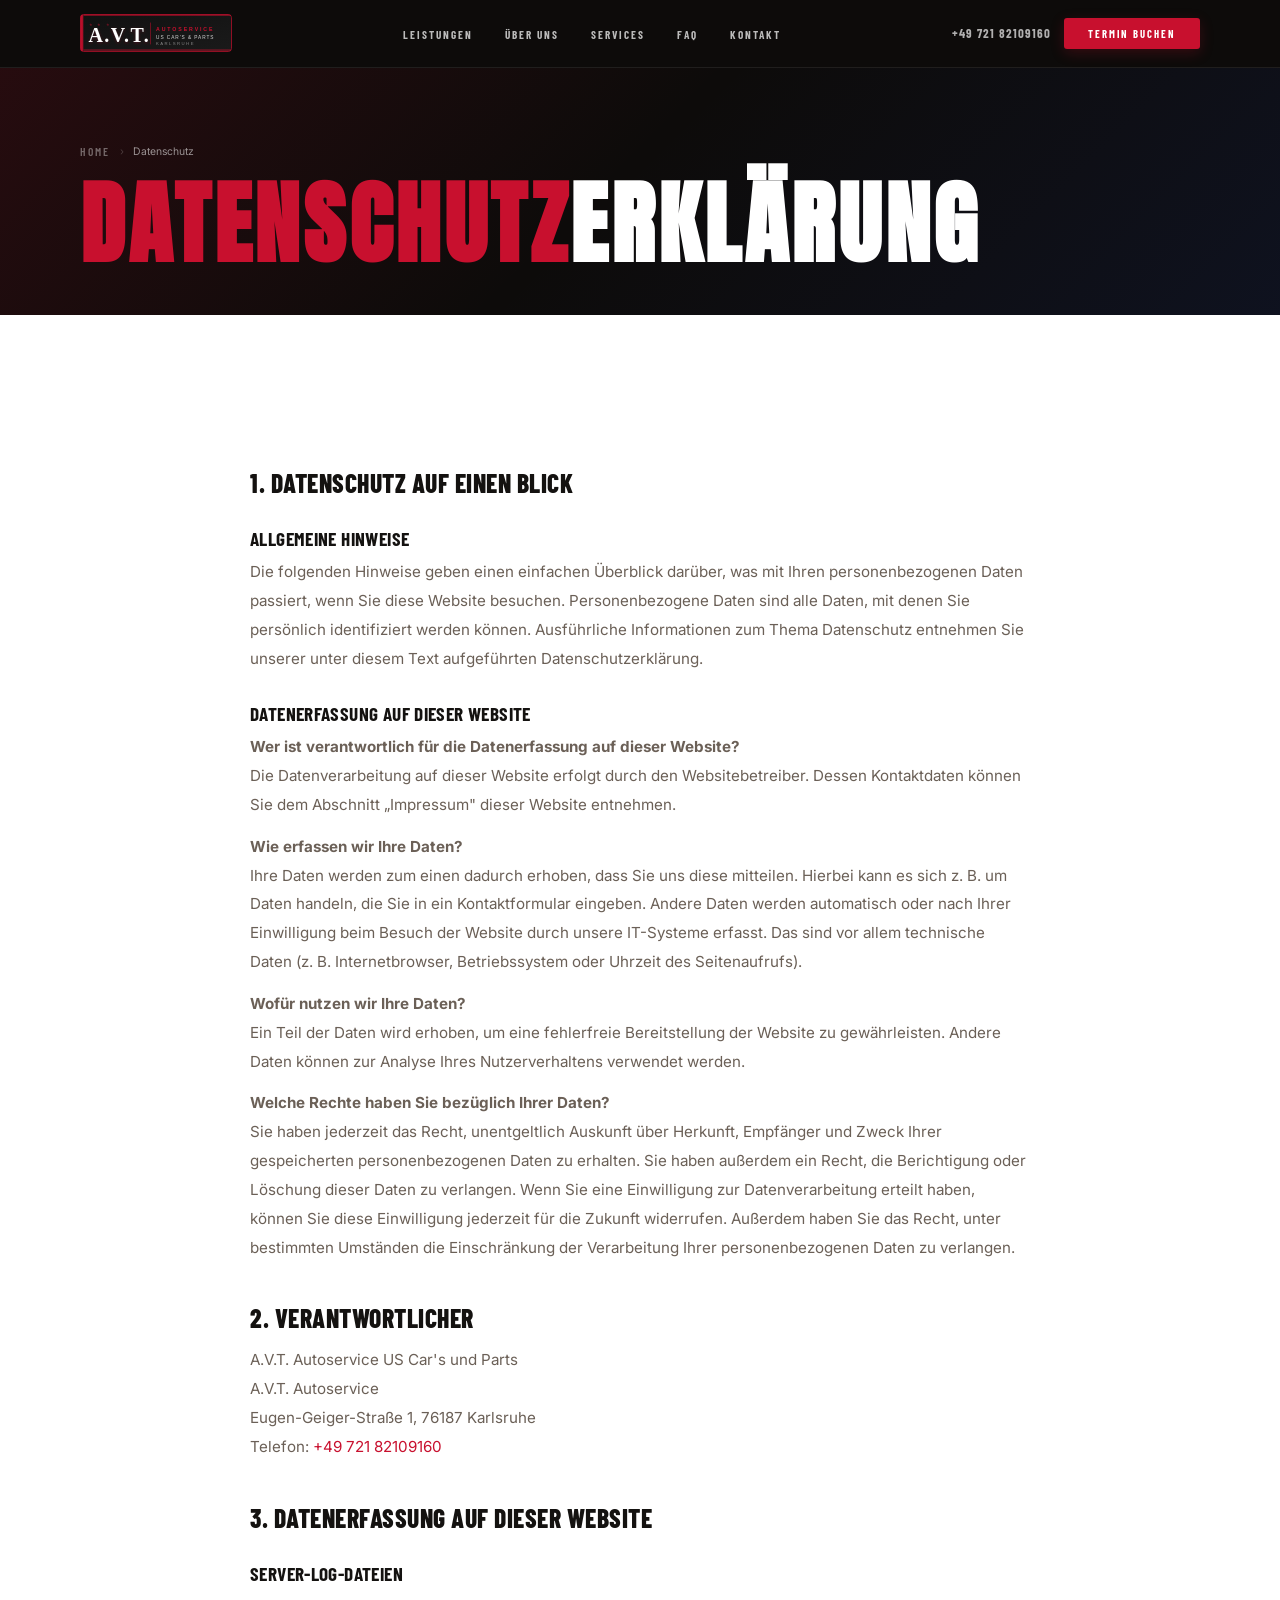
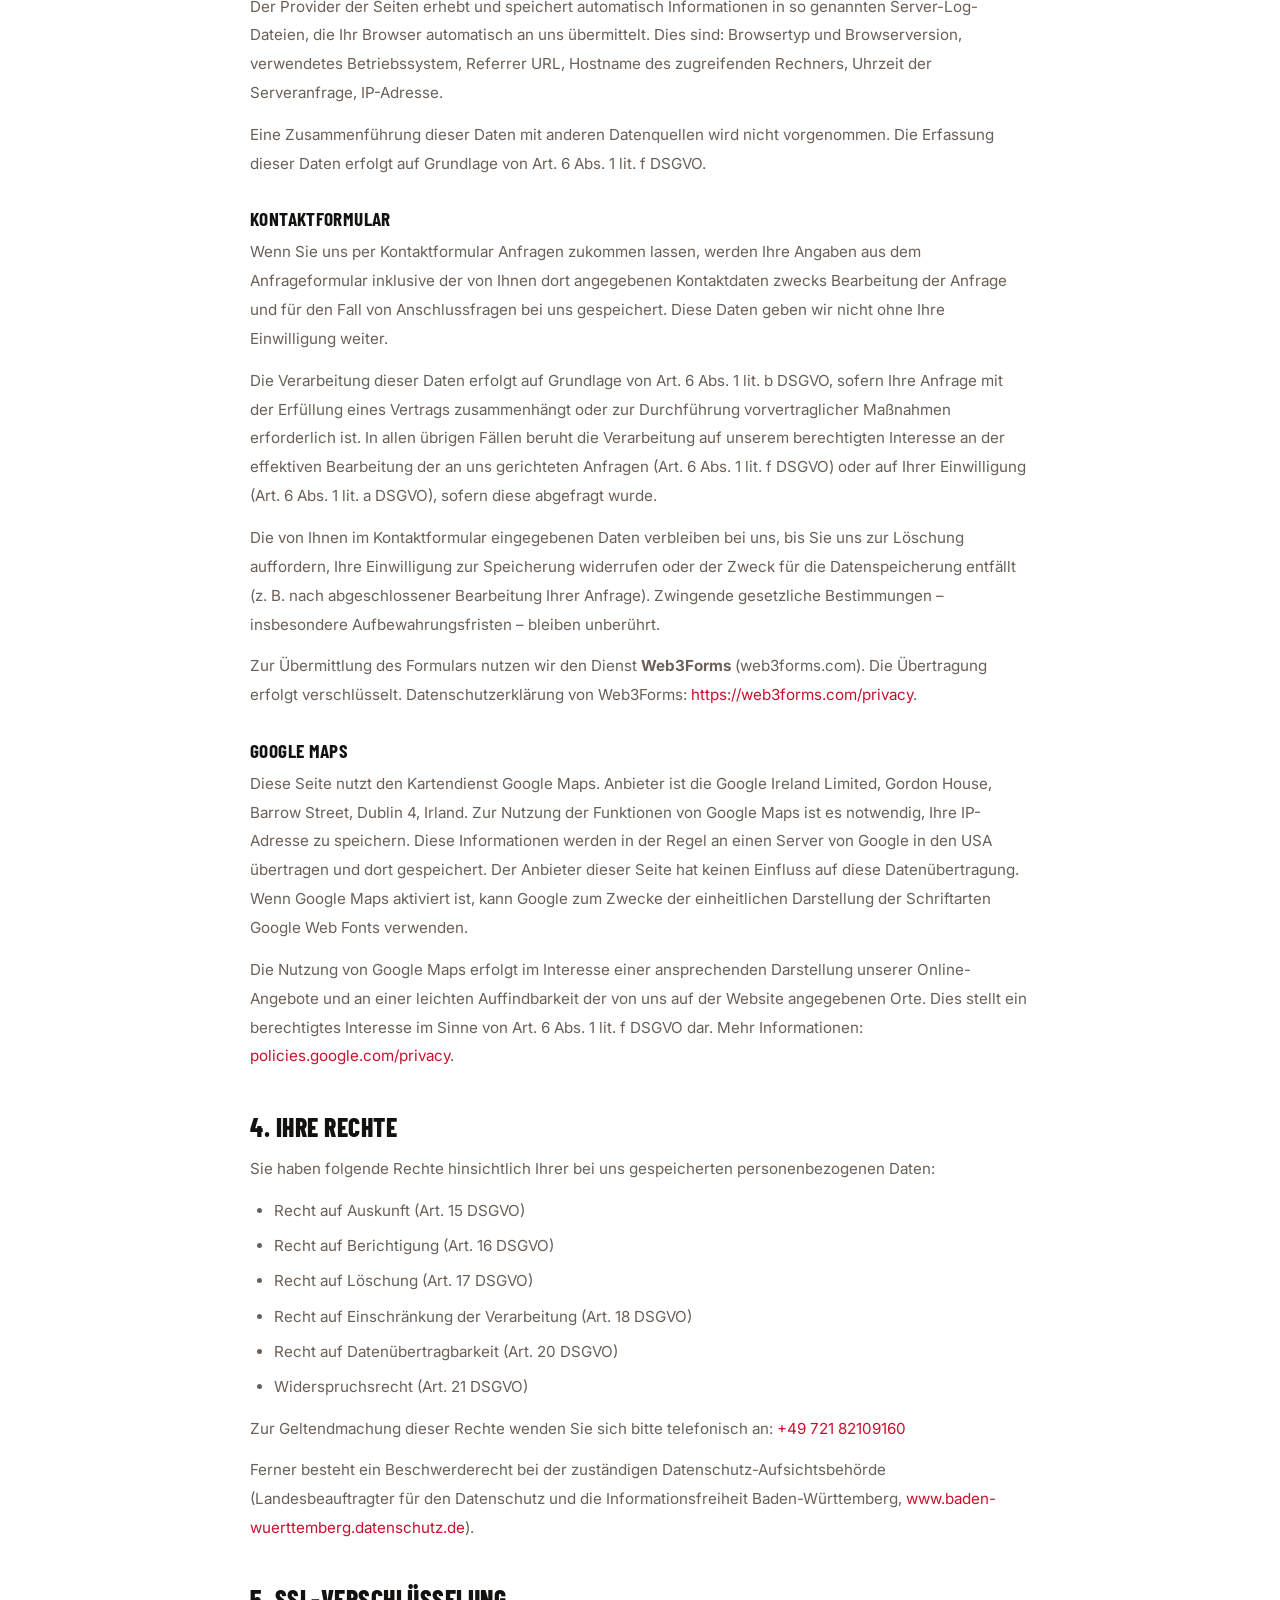
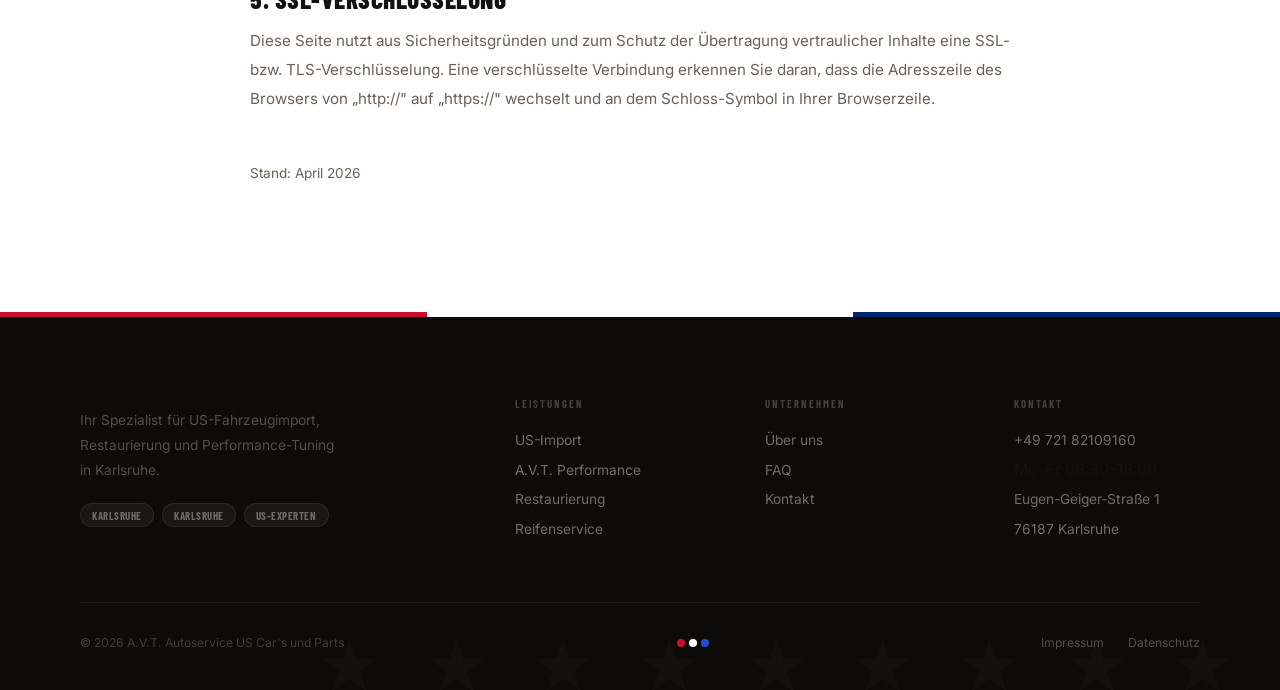
<file: datenschutz.html>
<!DOCTYPE html>
<html lang="de">
<head>
  <meta charset="UTF-8" />
  <meta name="viewport" content="width=device-width, initial-scale=1.0" />
  <title>Datenschutzerklärung – A.V.T. Autoservice US Car's und Parts</title>
  <meta name="description" content="Datenschutzerklärung von A.V.T. Autoservice US Car's und Parts gemäß DSGVO." />
  <meta name="robots" content="noindex, follow" />
  <link rel="stylesheet" href="style.css" />
  <link rel="icon" href="favicon.svg" type="image/svg+xml" />
  <style>
    .legal-content { max-width:780px; margin:0 auto; }
    .legal-content h2 { font-family:'Barlow Condensed',sans-serif; font-size:1.6rem; font-weight:800; text-transform:uppercase; margin:2.5rem 0 .8rem; color:var(--text); }
    .legal-content h3 { font-family:'Barlow Condensed',sans-serif; font-size:1.2rem; font-weight:700; text-transform:uppercase; margin:1.8rem 0 .5rem; color:var(--text); }
    .legal-content p { color:var(--muted); line-height:1.9; font-size:.95rem; margin-bottom:.8rem; }
    .legal-content ul { color:var(--muted); line-height:1.9; font-size:.95rem; margin-bottom:.8rem; padding-left:1.5rem; }
    .legal-content li { margin-bottom:.4rem; }
    .legal-content a { color:var(--red); }
    .legal-content a:hover { text-decoration:underline; }
  </style>
</head>
<body>

<nav id="nav" class="solid"><a href="index.html" class="logo-img"><img src="logo.svg" alt="A.V.T. Autoservice" /></a>
  
  <ul class="nav-links">
    <li><a href="index.html#leistungen">Leistungen</a></li>
    <li><a href="ueber-uns.html">Über uns</a></li>
    <li><a href="leistungen.html">Services</a></li>
    
    
    <li><a href="faq.html">FAQ</a></li>
    <li><a href="kontakt.html">Kontakt</a></li>
  </ul>
  <div class="nav-right">
    <a href="tel:+4972182109160" class="nav-phone">+49 721 82109160</a>
    <a href="kontakt.html" class="nav-btn">Termin buchen</a>
  </div>
  <button class="hamburger" id="hamburger"><span></span><span></span><span></span></button>
</nav>
<div class="nav-overlay" id="navOverlay"></div>
<div class="nav-drawer" id="navDrawer">
  <ul class="drawer-links">
    <li><a href="index.html#leistungen" class="drawer-link">Leistungen</a></li>
    <li><a href="ueber-uns.html" class="drawer-link">Über uns</a></li>
    <li><a href="leistungen.html" class="drawer-link">Services</a></li>
    
    
    <li><a href="faq.html" class="drawer-link">FAQ</a></li>
    <li><a href="kontakt.html" class="drawer-link">Kontakt</a></li>
  </ul>
  <a href="kontakt.html" class="drawer-cta drawer-link">Termin buchen →</a>
  <a href="tel:+4972182109160" class="drawer-phone-link">📞 +49 721 82109160</a>
</div>

<div class="page-hero" style="padding-bottom:3rem;">
  <div class="page-hero-inner">
    <div class="page-hero-breadcrumb"><a href="index.html">Home</a><span>›</span><span style="color:rgba(255,255,255,.55);">Datenschutz</span></div>
    <h1><em>Datenschutz</em>erklärung</h1>
  </div>
</div>

<section style="background:var(--bg2);">
  <div class="container">
    <div class="legal-content">

      <h2>1. Datenschutz auf einen Blick</h2>
      <h3>Allgemeine Hinweise</h3>
      <p>Die folgenden Hinweise geben einen einfachen Überblick darüber, was mit Ihren personenbezogenen Daten passiert, wenn Sie diese Website besuchen. Personenbezogene Daten sind alle Daten, mit denen Sie persönlich identifiziert werden können. Ausführliche Informationen zum Thema Datenschutz entnehmen Sie unserer unter diesem Text aufgeführten Datenschutzerklärung.</p>

      <h3>Datenerfassung auf dieser Website</h3>
      <p><strong>Wer ist verantwortlich für die Datenerfassung auf dieser Website?</strong><br />
      Die Datenverarbeitung auf dieser Website erfolgt durch den Websitebetreiber. Dessen Kontaktdaten können Sie dem Abschnitt „Impressum" dieser Website entnehmen.</p>
      <p><strong>Wie erfassen wir Ihre Daten?</strong><br />
      Ihre Daten werden zum einen dadurch erhoben, dass Sie uns diese mitteilen. Hierbei kann es sich z. B. um Daten handeln, die Sie in ein Kontaktformular eingeben. Andere Daten werden automatisch oder nach Ihrer Einwilligung beim Besuch der Website durch unsere IT-Systeme erfasst. Das sind vor allem technische Daten (z. B. Internetbrowser, Betriebssystem oder Uhrzeit des Seitenaufrufs).</p>
      <p><strong>Wofür nutzen wir Ihre Daten?</strong><br />
      Ein Teil der Daten wird erhoben, um eine fehlerfreie Bereitstellung der Website zu gewährleisten. Andere Daten können zur Analyse Ihres Nutzerverhaltens verwendet werden.</p>
      <p><strong>Welche Rechte haben Sie bezüglich Ihrer Daten?</strong><br />
      Sie haben jederzeit das Recht, unentgeltlich Auskunft über Herkunft, Empfänger und Zweck Ihrer gespeicherten personenbezogenen Daten zu erhalten. Sie haben außerdem ein Recht, die Berichtigung oder Löschung dieser Daten zu verlangen. Wenn Sie eine Einwilligung zur Datenverarbeitung erteilt haben, können Sie diese Einwilligung jederzeit für die Zukunft widerrufen. Außerdem haben Sie das Recht, unter bestimmten Umständen die Einschränkung der Verarbeitung Ihrer personenbezogenen Daten zu verlangen.</p>

      <h2>2. Verantwortlicher</h2>
      <p>
        A.V.T. Autoservice US Car's und Parts<br />
        A.V.T. Autoservice<br />
        Eugen-Geiger-Straße 1, 76187 Karlsruhe<br />
        Telefon: <a href="tel:+4972182109160">+49 721 82109160</a>
      </p>

      <h2>3. Datenerfassung auf dieser Website</h2>
      <h3>Server-Log-Dateien</h3>
      <p>Der Provider der Seiten erhebt und speichert automatisch Informationen in so genannten Server-Log-Dateien, die Ihr Browser automatisch an uns übermittelt. Dies sind: Browsertyp und Browserversion, verwendetes Betriebssystem, Referrer URL, Hostname des zugreifenden Rechners, Uhrzeit der Serveranfrage, IP-Adresse.</p>
      <p>Eine Zusammenführung dieser Daten mit anderen Datenquellen wird nicht vorgenommen. Die Erfassung dieser Daten erfolgt auf Grundlage von Art. 6 Abs. 1 lit. f DSGVO.</p>

      <h3>Kontaktformular</h3>
      <p>Wenn Sie uns per Kontaktformular Anfragen zukommen lassen, werden Ihre Angaben aus dem Anfrageformular inklusive der von Ihnen dort angegebenen Kontaktdaten zwecks Bearbeitung der Anfrage und für den Fall von Anschlussfragen bei uns gespeichert. Diese Daten geben wir nicht ohne Ihre Einwilligung weiter.</p>
      <p>Die Verarbeitung dieser Daten erfolgt auf Grundlage von Art. 6 Abs. 1 lit. b DSGVO, sofern Ihre Anfrage mit der Erfüllung eines Vertrags zusammenhängt oder zur Durchführung vorvertraglicher Maßnahmen erforderlich ist. In allen übrigen Fällen beruht die Verarbeitung auf unserem berechtigten Interesse an der effektiven Bearbeitung der an uns gerichteten Anfragen (Art. 6 Abs. 1 lit. f DSGVO) oder auf Ihrer Einwilligung (Art. 6 Abs. 1 lit. a DSGVO), sofern diese abgefragt wurde.</p>
      <p>Die von Ihnen im Kontaktformular eingegebenen Daten verbleiben bei uns, bis Sie uns zur Löschung auffordern, Ihre Einwilligung zur Speicherung widerrufen oder der Zweck für die Datenspeicherung entfällt (z. B. nach abgeschlossener Bearbeitung Ihrer Anfrage). Zwingende gesetzliche Bestimmungen – insbesondere Aufbewahrungsfristen – bleiben unberührt.</p>
      <p>Zur Übermittlung des Formulars nutzen wir den Dienst <strong>Web3Forms</strong> (web3forms.com). Die Übertragung erfolgt verschlüsselt. Datenschutzerklärung von Web3Forms: <a href="https://web3forms.com/privacy" target="_blank" rel="noopener">https://web3forms.com/privacy</a>.</p>

      <h3>Google Maps</h3>
      <p>Diese Seite nutzt den Kartendienst Google Maps. Anbieter ist die Google Ireland Limited, Gordon House, Barrow Street, Dublin 4, Irland. Zur Nutzung der Funktionen von Google Maps ist es notwendig, Ihre IP-Adresse zu speichern. Diese Informationen werden in der Regel an einen Server von Google in den USA übertragen und dort gespeichert. Der Anbieter dieser Seite hat keinen Einfluss auf diese Datenübertragung. Wenn Google Maps aktiviert ist, kann Google zum Zwecke der einheitlichen Darstellung der Schriftarten Google Web Fonts verwenden.</p>
      <p>Die Nutzung von Google Maps erfolgt im Interesse einer ansprechenden Darstellung unserer Online-Angebote und an einer leichten Auffindbarkeit der von uns auf der Website angegebenen Orte. Dies stellt ein berechtigtes Interesse im Sinne von Art. 6 Abs. 1 lit. f DSGVO dar. Mehr Informationen: <a href="https://policies.google.com/privacy" target="_blank" rel="noopener">policies.google.com/privacy</a>.</p>

      <h2>4. Ihre Rechte</h2>
      <p>Sie haben folgende Rechte hinsichtlich Ihrer bei uns gespeicherten personenbezogenen Daten:</p>
      <ul>
        <li>Recht auf Auskunft (Art. 15 DSGVO)</li>
        <li>Recht auf Berichtigung (Art. 16 DSGVO)</li>
        <li>Recht auf Löschung (Art. 17 DSGVO)</li>
        <li>Recht auf Einschränkung der Verarbeitung (Art. 18 DSGVO)</li>
        <li>Recht auf Datenübertragbarkeit (Art. 20 DSGVO)</li>
        <li>Widerspruchsrecht (Art. 21 DSGVO)</li>
      </ul>
      <p>Zur Geltendmachung dieser Rechte wenden Sie sich bitte telefonisch an: <a href="tel:+4972182109160">+49 721 82109160</a></p>
      <p>Ferner besteht ein Beschwerderecht bei der zuständigen Datenschutz-Aufsichtsbehörde (Landesbeauftragter für den Datenschutz und die Informationsfreiheit Baden-Württemberg, <a href="https://www.baden-wuerttemberg.datenschutz.de" target="_blank" rel="noopener">www.baden-wuerttemberg.datenschutz.de</a>).</p>

      <h2>5. SSL-Verschlüsselung</h2>
      <p>Diese Seite nutzt aus Sicherheitsgründen und zum Schutz der Übertragung vertraulicher Inhalte eine SSL- bzw. TLS-Verschlüsselung. Eine verschlüsselte Verbindung erkennen Sie daran, dass die Adresszeile des Browsers von „http://" auf „https://" wechselt und an dem Schloss-Symbol in Ihrer Browserzeile.</p>

      <p style="margin-top:3rem;font-size:.85rem;">Stand: April 2026</p>

    </div>
  </div>
</section>

<div class="footer-flag-top"></div>
<footer>
  <div class="container">
    <div class="footer-top">
      <div class="f-brand"><p>Ihr Spezialist für US-Fahrzeugimport, Restaurierung und Performance-Tuning in Karlsruhe.</p><div class="f-brand-badges"><span class="f-badge">Karlsruhe</span><span class="f-badge">Karlsruhe</span><span class="f-badge">US-Experten</span></div></div>
      <div class="f-col"><h4>Leistungen</h4><ul><li><a href="leistungen.html">US-Import</a></li><li><a href="leistungen.html">A.V.T. Performance</a></li><li><a href="leistungen.html">Restaurierung</a></li><li><a href="leistungen.html">Reifenservice</a></li></ul></div>
      <div class="f-col"><h4>Unternehmen</h4><ul><li><a href="ueber-uns.html">Über uns</a></li><li><a href="faq.html">FAQ</a></li><li><a href="kontakt.html">Kontakt</a></li></ul></div>
      <div class="f-col"><h4>Kontakt</h4><ul><li><a href="tel:+4972182109160">+49 721 82109160</a></li><li>Mo–Fr 08:30–18:00</li><li><a href="kontakt.html">Eugen-Geiger-Straße 1</a></li><li><a href="kontakt.html">76187 Karlsruhe</a></li></ul></div>
    </div>
    <div class="footer-bottom"><span>© 2026 A.V.T. Autoservice US Car's und Parts</span><div class="footer-flag"><div class="flag-dot" style="background:var(--red)"></div><div class="flag-dot" style="background:#fff"></div><div class="flag-dot" style="background:var(--blue-hero)"></div></div><div style="display:flex;gap:1.5rem;"><a href="impressum.html">Impressum</a><a href="datenschutz.html">Datenschutz</a></div></div>
  </div>
</footer>

<script>
  const nav=document.getElementById('nav');
  window.addEventListener('scroll',()=>nav.classList.toggle('scrolled',window.scrollY>60));
  const ham=document.getElementById('hamburger'),ov=document.getElementById('navOverlay'),dr=document.getElementById('navDrawer');
  function tog(o){ham.classList.toggle('open',o);ov.classList.toggle('open',o);dr.classList.toggle('open',o);document.body.style.overflow=o?'hidden':'';}
  ham.addEventListener('click',()=>tog(!ham.classList.contains('open')));
  ov.addEventListener('click',()=>tog(false));
  document.querySelectorAll('.drawer-link').forEach(l=>l.addEventListener('click',()=>tog(false)));
</script>
</body>
</html>
</file>
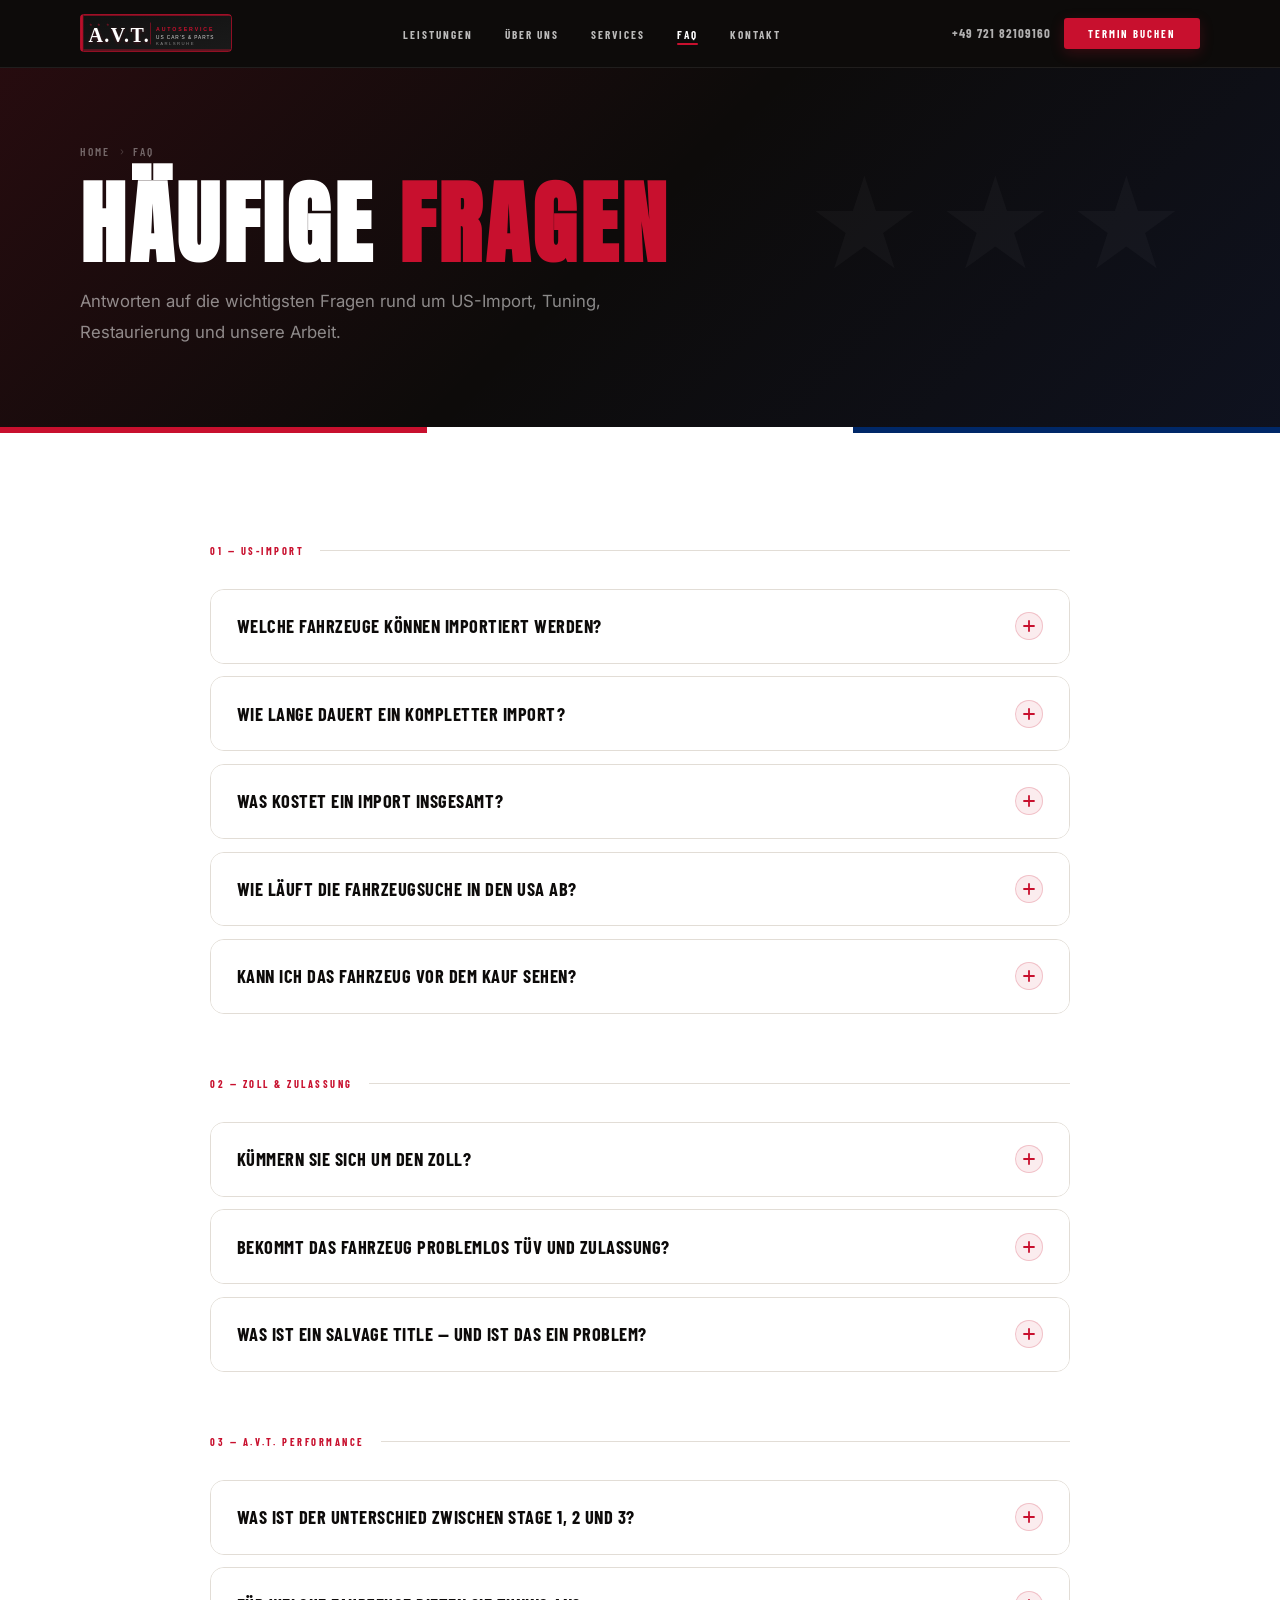
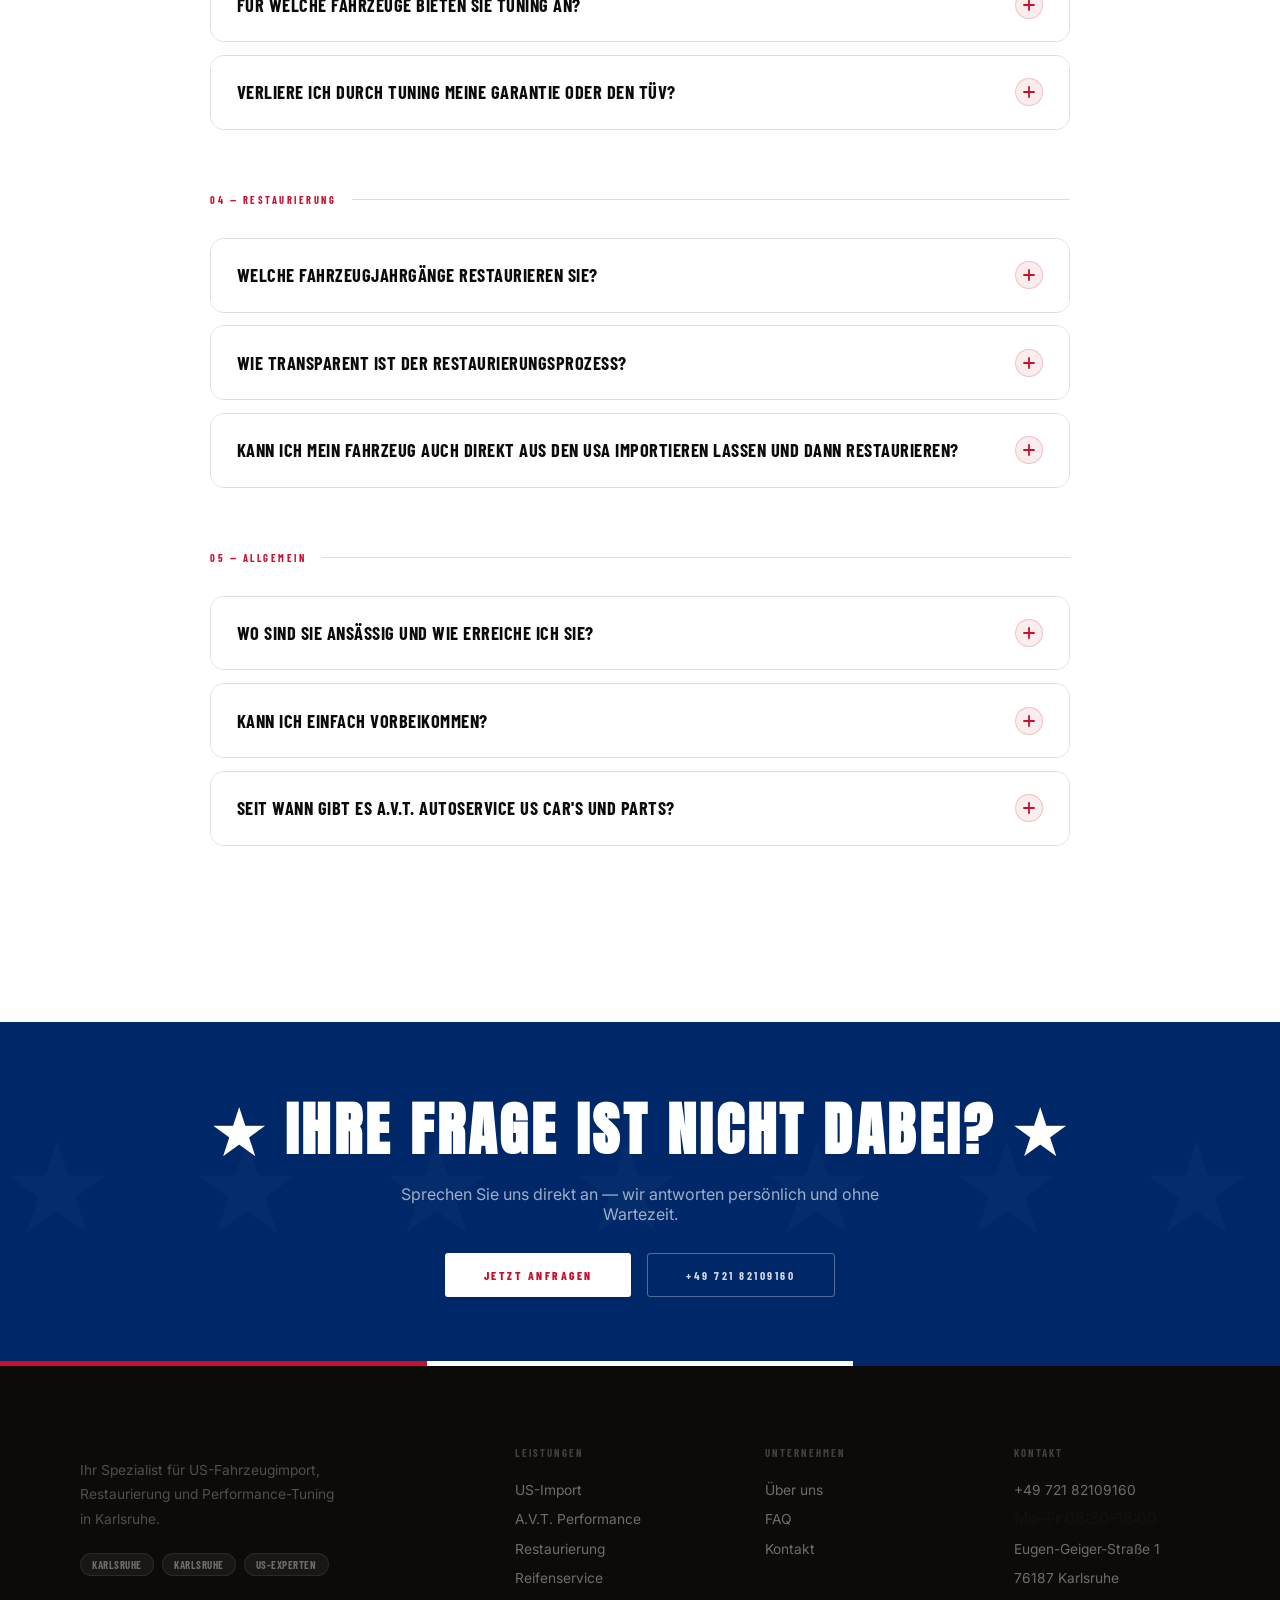
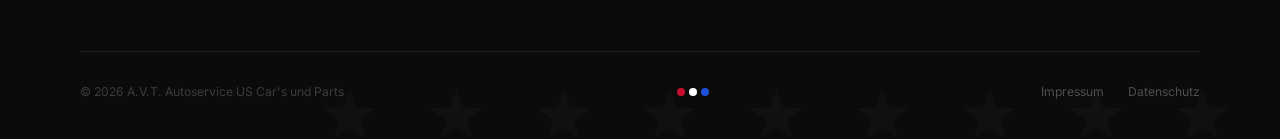
<file: faq.html>
<!DOCTYPE html>
<html lang="de">
<head>
  <meta charset="UTF-8" />
  <meta name="viewport" content="width=device-width, initial-scale=1.0" />
  <title>FAQ – A.V.T. Autoservice US Car's und Parts</title>
  <meta name="description" content="Häufig gestellte Fragen rund um US-Fahrzeugimport, Zoll, TÜV und Kosten. A.V.T. Autoservice US Car's und Parts beantwortet Ihre Fragen." />
  <link rel="icon" href="favicon.svg" type="image/svg+xml" />
  <link rel="stylesheet" href="style.css" />
  <style>
    .faq-category { margin-bottom:4rem; }
    .faq-cat-label { display:flex; align-items:center; gap:1rem; margin-bottom:2rem; }
    .faq-cat-line { flex:1; height:1px; background:var(--border); }
    .faq-cat-tag { font-size:.65rem; font-weight:700; letter-spacing:2.5px; text-transform:uppercase; color:var(--red); font-family:'Barlow Condensed',sans-serif; white-space:nowrap; }
    .faq-item { border:1.5px solid var(--border); border-radius:14px; margin-bottom:.8rem; overflow:hidden; transition:border-color .25s; }
    .faq-item.open { border-color:rgba(200,16,46,.3); }
    .faq-q { width:100%; text-align:left; background:var(--card); border:none; padding:1.4rem 1.6rem; display:flex; justify-content:space-between; align-items:center; gap:1.5rem; cursor:pointer; transition:background .2s; }
    .faq-q:hover { background:var(--bg2); }
    .faq-q-text { font-family:'Barlow Condensed',sans-serif; font-size:1.15rem; font-weight:700; text-transform:uppercase; letter-spacing:.5px; color:var(--dark); text-align:left; }
    .faq-icon { width:28px; height:28px; border-radius:50%; background:rgba(200,16,46,.08); border:1px solid rgba(200,16,46,.2); display:flex; align-items:center; justify-content:center; flex-shrink:0; transition:background .2s,transform .3s; }
    .faq-item.open .faq-icon { background:var(--red); transform:rotate(45deg); }
    .faq-icon svg { width:12px; height:12px; }
    .faq-item.open .faq-icon svg path { stroke:#fff; }
    .faq-a { display:none; padding:0 1.6rem 1.4rem; color:var(--muted); font-size:.93rem; line-height:1.9; }
    .faq-a ul { margin:.6rem 0 0 1rem; }
    .faq-a ul li { margin-bottom:.4rem; }
    .faq-item.open .faq-a { display:block; }
    @media(max-width:768px){ .faq-q-text{font-size:1rem;} }
  </style>
</head>
<body>

<nav id="nav" class="solid"><a href="index.html" class="logo-img"><img src="logo.svg" alt="A.V.T. Autoservice" /></a>
  
  <ul class="nav-links">
    <li><a href="index.html#leistungen">Leistungen</a></li>
    <li><a href="ueber-uns.html">Über uns</a></li>
    <li><a href="leistungen.html">Services</a></li>
    
    
    <li><a href="faq.html" class="active">FAQ</a></li>
    <li><a href="kontakt.html">Kontakt</a></li>
  </ul>
  <div class="nav-right">
    <a href="tel:+4972182109160" class="nav-phone">+49 721 82109160</a>
    <a href="kontakt.html" class="nav-btn">Termin buchen</a>
  </div>
  <button class="hamburger" id="hamburger"><span></span><span></span><span></span></button>
</nav>
<div class="nav-overlay" id="navOverlay"></div>
<div class="nav-drawer" id="navDrawer">
  <ul class="drawer-links">
    <li><a href="index.html#leistungen" class="drawer-link">Leistungen</a></li>
    <li><a href="ueber-uns.html" class="drawer-link">Über uns</a></li>
    <li><a href="leistungen.html" class="drawer-link">Services</a></li>
    
    
    <li><a href="faq.html" class="drawer-link">FAQ</a></li>
    <li><a href="kontakt.html" class="drawer-link">Kontakt</a></li>
  </ul>
  <a href="kontakt.html" class="drawer-cta drawer-link">Termin buchen →</a>
  <a href="tel:+4972182109160" class="drawer-phone-link">📞 +49 721 82109160</a>
</div>

<div class="page-hero">
  <div class="stars-deco">★★★</div>
  <div class="page-hero-inner">
    <div class="page-hero-breadcrumb"><a href="index.html">Home</a><span>›</span><a href="faq.html">FAQ</a></div>
    <h1>Häufige <em>Fragen</em></h1>
    <p>Antworten auf die wichtigsten Fragen rund um US-Import, Tuning, Restaurierung und unsere Arbeit.</p>
  </div>
</div>
<div class="flag-bar"></div>

<section style="background:var(--bg2);">
  <div class="container" style="max-width:860px;">

    <!-- IMPORT -->
    <div class="faq-category reveal">
      <div class="faq-cat-label">
        <span class="faq-cat-tag">01 — US-Import</span>
        <div class="faq-cat-line"></div>
      </div>

      <div class="faq-item">
        <button class="faq-q">
          <span class="faq-q-text">Welche Fahrzeuge können importiert werden?</span>
          <span class="faq-icon"><svg viewBox="0 0 12 12" fill="none"><path d="M6 1v10M1 6h10" stroke="#C8102E" stroke-width="1.8" stroke-linecap="round"/></svg></span>
        </button>
        <div class="faq-a">Grundsätzlich alle US-amerikanischen Fahrzeuge: Muscle Cars, Pick-ups, SUVs, Sportwagen, Oldtimer und Exoten. Auch Fahrzeuge mit Salvage Title oder aus Auktionen (Copart, IAAI) sind möglich — wir prüfen die Eignung vorab und beraten Sie ehrlich.</div>
      </div>

      <div class="faq-item">
        <button class="faq-q">
          <span class="faq-q-text">Wie lange dauert ein kompletter Import?</span>
          <span class="faq-icon"><svg viewBox="0 0 12 12" fill="none"><path d="M6 1v10M1 6h10" stroke="#C8102E" stroke-width="1.8" stroke-linecap="round"/></svg></span>
        </button>
        <div class="faq-a">Von der Auftragserteilung bis zur Schlüsselübergabe rechnen Sie mit 10–16 Wochen. Davon entfallen ca. 3–4 Wochen auf die Überfahrt im Container. Zoll, TÜV und Zulassung dauern weitere 2–4 Wochen — je nach Fahrzeugtyp und Zulassungsstelle. Wir halten Sie mit regelmäßigen Status-Updates auf dem Laufenden.</div>
      </div>

      <div class="faq-item">
        <button class="faq-q">
          <span class="faq-q-text">Was kostet ein Import insgesamt?</span>
          <span class="faq-icon"><svg viewBox="0 0 12 12" fill="none"><path d="M6 1v10M1 6h10" stroke="#C8102E" stroke-width="1.8" stroke-linecap="round"/></svg></span>
        </button>
        <div class="faq-a">
          Die Gesamtkosten setzen sich zusammen aus:
          <ul>
            <li><strong>Kaufpreis</strong> des Fahrzeugs in den USA</li>
            <li><strong>Containerverschiffung</strong>: ca. 1.500–2.500 €</li>
            <li><strong>Zoll</strong>: 6,5 % vom Fahrzeugwert (Warenwert + Fracht)</li>
            <li><strong>MwSt.</strong>: 19 % auf Fahrzeugwert + Zoll</li>
            <li><strong>TÜV-Gutachten & Zulassung</strong>: ca. 800–1.500 €</li>
            <li><strong>Unser Service-Honorar</strong>: transparente Pauschale — wir nennen Ihnen den genauen Betrag vorab</li>
          </ul>
          Für ein konkretes Angebot kontaktieren Sie uns einfach — wir rechnen alles für Ihr Wunschfahrzeug durch.
        </div>
      </div>

      <div class="faq-item">
        <button class="faq-q">
          <span class="faq-q-text">Wie läuft die Fahrzeugsuche in den USA ab?</span>
          <span class="faq-icon"><svg viewBox="0 0 12 12" fill="none"><path d="M6 1v10M1 6h10" stroke="#C8102E" stroke-width="1.8" stroke-linecap="round"/></svg></span>
        </button>
        <div class="faq-a">Über unsere langjährigen Kontakte in Kalifornien und anderen US-Bundesstaaten suchen wir gezielt nach Ihrem Wunschfahrzeug. Jedes Angebot wird persönlich besichtigt und fotografiert — wir kaufen nichts blind. Erst nach Ihrer Zustimmung zum Fahrzeug und Preis wird gekauft.</div>
      </div>

      <div class="faq-item">
        <button class="faq-q">
          <span class="faq-q-text">Kann ich das Fahrzeug vor dem Kauf sehen?</span>
          <span class="faq-icon"><svg viewBox="0 0 12 12" fill="none"><path d="M6 1v10M1 6h10" stroke="#C8102E" stroke-width="1.8" stroke-linecap="round"/></svg></span>
        </button>
        <div class="faq-a">Sie sehen das Fahrzeug vor dem Kauf in einem ausführlichen Fotobericht, inklusive Detailaufnahmen von Karosserie, Motor, Innenraum und Unterboden. Auf Wunsch arrangieren wir auch einen Video-Call direkt beim Fahrzeug — in Echtzeit, mit unserem Partner vor Ort. Erst nach Ihrer Freigabe kaufen wir.</div>
      </div>
    </div>

    <!-- ZOLL & ZULASSUNG -->
    <div class="faq-category reveal">
      <div class="faq-cat-label">
        <span class="faq-cat-tag">02 — Zoll & Zulassung</span>
        <div class="faq-cat-line"></div>
      </div>

      <div class="faq-item">
        <button class="faq-q">
          <span class="faq-q-text">Kümmern Sie sich um den Zoll?</span>
          <span class="faq-icon"><svg viewBox="0 0 12 12" fill="none"><path d="M6 1v10M1 6h10" stroke="#C8102E" stroke-width="1.8" stroke-linecap="round"/></svg></span>
        </button>
        <div class="faq-a">Ja, vollständig. Wir übernehmen die gesamte Zollabwicklung inklusive Einfuhranmeldung, Zollwertberechnung und Abgabenberechnung. Sie erhalten am Ende eine lückenlose Dokumentation für Ihre Unterlagen.</div>
      </div>

      <div class="faq-item">
        <button class="faq-q">
          <span class="faq-q-text">Bekommt das Fahrzeug problemlos TÜV und Zulassung?</span>
          <span class="faq-icon"><svg viewBox="0 0 12 12" fill="none"><path d="M6 1v10M1 6h10" stroke="#C8102E" stroke-width="1.8" stroke-linecap="round"/></svg></span>
        </button>
        <div class="faq-a">Die meisten US-Fahrzeuge bekommen eine Einzelgenehmigung nach §21 StVZO. Wir organisieren das TÜV-Gutachten und erledigen alle erforderlichen Umrüstungen (z. B. Scheinwerfer, Rücklichter, Blinker, Tacho). Bei Oldtimern ist oft auch ein H-Kennzeichen oder Saisonkennzeichen möglich.</div>
      </div>

      <div class="faq-item">
        <button class="faq-q">
          <span class="faq-q-text">Was ist ein Salvage Title — und ist das ein Problem?</span>
          <span class="faq-icon"><svg viewBox="0 0 12 12" fill="none"><path d="M6 1v10M1 6h10" stroke="#C8102E" stroke-width="1.8" stroke-linecap="round"/></svg></span>
        </button>
        <div class="faq-a">Ein Salvage Title bedeutet, dass das Fahrzeug in den USA als Totalschaden eingestuft wurde — oft nach einem Unfall, Hagel- oder Wasserschaden. Es ist nicht grundsätzlich ein K.-O.-Kriterium: Viele Salvage-Fahrzeuge sind technisch einwandfrei und können in Deutschland zugelassen werden. Wir prüfen jeden Fall individuell und informieren Sie transparent über Risiken und Mehrkosten.</div>
      </div>
    </div>

    <!-- VOODOO PERFORMANCE -->
    <div class="faq-category reveal">
      <div class="faq-cat-label">
        <span class="faq-cat-tag">03 — A.V.T. Performance</span>
        <div class="faq-cat-line"></div>
      </div>

      <div class="faq-item">
        <button class="faq-q">
          <span class="faq-q-text">Was ist der Unterschied zwischen Stage 1, 2 und 3?</span>
          <span class="faq-icon"><svg viewBox="0 0 12 12" fill="none"><path d="M6 1v10M1 6h10" stroke="#C8102E" stroke-width="1.8" stroke-linecap="round"/></svg></span>
        </button>
        <div class="faq-a">
          <ul>
            <li><strong>Stage 1:</strong> Reine Software-Optimierung ohne Hardware-Änderungen. Bis zu +20 % mehr Leistung und Drehmoment — sofort spürbar, TÜV-konform möglich.</li>
            <li><strong>Stage 2:</strong> Software + ergänzende Hardware (z. B. Downpipe, Sportluftfilter, Ladeluftkühler). Deutlich mehr Durchzug über das gesamte Drehzahlband.</li>
            <li><strong>Stage 3:</strong> Vollausbau für maximale Leistung — Turbo-Upgrade, Einspritzsystem, Ladeluftkühler, Abgasanlage und mehr. Motorsportnah und trotzdem alltagstauglich.</li>
          </ul>
        </div>
      </div>

      <div class="faq-item">
        <button class="faq-q">
          <span class="faq-q-text">Für welche Fahrzeuge bieten Sie Tuning an?</span>
          <span class="faq-icon"><svg viewBox="0 0 12 12" fill="none"><path d="M6 1v10M1 6h10" stroke="#C8102E" stroke-width="1.8" stroke-linecap="round"/></svg></span>
        </button>
        <div class="faq-a">Unsere A.V.T. Performance Abteilung arbeitet für nahezu alle Hersteller: Benziner mit Turbo, Saugmotoren, Diesel-Turbos und V8-Kompressoren. Jede Software-Datei wird individuell auf Ihr Fahrzeug und Ihre Wünsche programmiert — kein Einheits-Mapping.</div>
      </div>

      <div class="faq-item">
        <button class="faq-q">
          <span class="faq-q-text">Verliere ich durch Tuning meine Garantie oder den TÜV?</span>
          <span class="faq-icon"><svg viewBox="0 0 12 12" fill="none"><path d="M6 1v10M1 6h10" stroke="#C8102E" stroke-width="1.8" stroke-linecap="round"/></svg></span>
        </button>
        <div class="faq-a">Das hängt von der Art des Eingriffs ab. Stage-1-Tuning ist bei den meisten Fahrzeugen TÜV-eintragungsfähig. Bei Stage 2 und 3 werden Änderungen eingetragen — wir begleiten Sie dabei und kennen die Anforderungen der Gutachter genau. Herstellergarantien werden durch Chiptuning in der Regel beeinflusst, was wir im Vorfeld offen mit Ihnen besprechen.</div>
      </div>
    </div>

    <!-- RESTAURIERUNG -->
    <div class="faq-category reveal">
      <div class="faq-cat-label">
        <span class="faq-cat-tag">04 — Restaurierung</span>
        <div class="faq-cat-line"></div>
      </div>

      <div class="faq-item">
        <button class="faq-q">
          <span class="faq-q-text">Welche Fahrzeugjahrgänge restaurieren Sie?</span>
          <span class="faq-icon"><svg viewBox="0 0 12 12" fill="none"><path d="M6 1v10M1 6h10" stroke="#C8102E" stroke-width="1.8" stroke-linecap="round"/></svg></span>
        </button>
        <div class="faq-a">Unser Schwerpunkt liegt bei amerikanischen Klassikern der 50er bis 90er Jahre. Von frühen Muscle Cars über Chrome-Cruiser bis hin zu Sportwagen der 80er — wir besitzen das Know-how und die Werkzeuge für alle Epochen.</div>
      </div>

      <div class="faq-item">
        <button class="faq-q">
          <span class="faq-q-text">Wie transparent ist der Restaurierungsprozess?</span>
          <span class="faq-icon"><svg viewBox="0 0 12 12" fill="none"><path d="M6 1v10M1 6h10" stroke="#C8102E" stroke-width="1.8" stroke-linecap="round"/></svg></span>
        </button>
        <div class="faq-a">Sehr. Jede Restaurierung wird Schritt für Schritt dokumentiert: Fotos vor dem Eingriff, während der Arbeit und nach der Fertigstellung. Sie erhalten am Ende ein vollständiges Dokumentationspaket — wertvoll für Gutachter, Versicherungen und den Wiederverkauf.</div>
      </div>

      <div class="faq-item">
        <button class="faq-q">
          <span class="faq-q-text">Kann ich mein Fahrzeug auch direkt aus den USA importieren lassen und dann restaurieren?</span>
          <span class="faq-icon"><svg viewBox="0 0 12 12" fill="none"><path d="M6 1v10M1 6h10" stroke="#C8102E" stroke-width="1.8" stroke-linecap="round"/></svg></span>
        </button>
        <div class="faq-a">Ja — das ist sogar eine unserer beliebtesten Kombinations-Leistungen. Wir suchen den Klassiker für Sie in den USA, importieren ihn und restaurieren ihn direkt bei uns in Karlsruhe. Sie erhalten ein fertiges, zugelassenes Traumfahrzeug aus einer Hand.</div>
      </div>
    </div>

    <!-- ALLGEMEIN -->
    <div class="faq-category reveal">
      <div class="faq-cat-label">
        <span class="faq-cat-tag">05 — Allgemein</span>
        <div class="faq-cat-line"></div>
      </div>

      <div class="faq-item">
        <button class="faq-q">
          <span class="faq-q-text">Wo sind Sie ansässig und wie erreiche ich Sie?</span>
          <span class="faq-icon"><svg viewBox="0 0 12 12" fill="none"><path d="M6 1v10M1 6h10" stroke="#C8102E" stroke-width="1.8" stroke-linecap="round"/></svg></span>
        </button>
        <div class="faq-a">Wir sind in Karlsruhe (Baden-Württemberg) ansässig — Eugen-Geiger-Straße 1, 76187 Karlsruhe. Telefonisch erreichen Sie uns unter <a href="tel:+4972182109160" style="color:var(--red);font-weight:700;">+49 721 82109160</a>. Öffnungszeiten: Mo–Fr 08:30–18:00 Uhr, Sa 10:00–13:00 Uhr.</div>
      </div>

      <div class="faq-item">
        <button class="faq-q">
          <span class="faq-q-text">Kann ich einfach vorbeikommen?</span>
          <span class="faq-icon"><svg viewBox="0 0 12 12" fill="none"><path d="M6 1v10M1 6h10" stroke="#C8102E" stroke-width="1.8" stroke-linecap="round"/></svg></span>
        </button>
        <div class="faq-a">Besuche sind herzlich willkommen — wir bitten jedoch um vorherige Terminvereinbarung, damit wir ausreichend Zeit für Sie einplanen können. Rufen Sie uns an oder schreiben Sie uns und wir finden einen Termin, der für Sie passt.</div>
      </div>

      <div class="faq-item">
        <button class="faq-q">
          <span class="faq-q-text">Seit wann gibt es A.V.T. Autoservice US Car's und Parts?</span>
          <span class="faq-icon"><svg viewBox="0 0 12 12" fill="none"><path d="M6 1v10M1 6h10" stroke="#C8102E" stroke-width="1.8" stroke-linecap="round"/></svg></span>
        </button>
        <div class="faq-a">Das Unternehmen wurde A.V.T. gegründet. Inhaber A.V.T. Autoservice ist seit über 15 Jahren Spezialist für US-Fahrzeuge — aus echter Leidenschaft, nicht aus Kalkül. Das Ergebnis: über 500 erfolgreich importierte und betreute Fahrzeuge.</div>
      </div>
    </div>

  </div>
</section>

<div class="cta-banner">
  <h2>★ Ihre Frage ist nicht dabei? ★</h2>
  <p>Sprechen Sie uns direkt an — wir antworten persönlich und ohne Wartezeit.</p>
  <div class="cta-btns">
    <a href="kontakt.html" class="btn-white">Jetzt anfragen</a>
    <a href="tel:+4972182109160" class="btn-outline-white">+49 721 82109160</a>
  </div>
</div>

<div class="footer-flag-top"></div>
<footer>
  <div class="container">
    <div class="footer-top">
      <div class="f-brand"><p>Ihr Spezialist für US-Fahrzeugimport, Restaurierung und Performance-Tuning in Karlsruhe.</p><div class="f-brand-badges"><span class="f-badge">Karlsruhe</span><span class="f-badge">Karlsruhe</span><span class="f-badge">US-Experten</span></div></div>
      <div class="f-col"><h4>Leistungen</h4><ul><li><a href="leistungen.html">US-Import</a></li><li><a href="leistungen.html">A.V.T. Performance</a></li><li><a href="leistungen.html">Restaurierung</a></li><li><a href="leistungen.html">Reifenservice</a></li></ul></div>
      <div class="f-col"><h4>Unternehmen</h4><ul><li><a href="ueber-uns.html">Über uns</a></li><li><a href="faq.html">FAQ</a></li><li><a href="kontakt.html">Kontakt</a></li></ul></div>
      <div class="f-col"><h4>Kontakt</h4><ul><li><a href="tel:+4972182109160">+49 721 82109160</a></li><li>Mo–Fr 08:30–18:00</li><li><a href="kontakt.html">Eugen-Geiger-Straße 1</a></li><li><a href="kontakt.html">76187 Karlsruhe</a></li></ul></div>
    </div>
    <div class="footer-bottom"><span>© 2026 A.V.T. Autoservice US Car's und Parts</span><div class="footer-flag"><div class="flag-dot" style="background:var(--red)"></div><div class="flag-dot" style="background:#fff"></div><div class="flag-dot" style="background:var(--blue-hero)"></div></div><div style="display:flex;gap:1.5rem;"><a href="impressum.html">Impressum</a><a href="datenschutz.html">Datenschutz</a></div></div>
  </div>
</footer>

<script>
  const nav=document.getElementById('nav');
  window.addEventListener('scroll',()=>nav.classList.toggle('scrolled',window.scrollY>60));
  const ham=document.getElementById('hamburger'),ov=document.getElementById('navOverlay'),dr=document.getElementById('navDrawer');
  function tog(o){ham.classList.toggle('open',o);ov.classList.toggle('open',o);dr.classList.toggle('open',o);document.body.style.overflow=o?'hidden':'';}
  ham.addEventListener('click',()=>tog(!ham.classList.contains('open')));
  ov.addEventListener('click',()=>tog(false));
  document.querySelectorAll('.drawer-link').forEach(l=>l.addEventListener('click',()=>tog(false)));
  document.querySelectorAll('.faq-q').forEach(btn=>{
    btn.addEventListener('click',()=>{
      const item=btn.closest('.faq-item');
      const isOpen=item.classList.contains('open');
      document.querySelectorAll('.faq-item.open').forEach(i=>i.classList.remove('open'));
      if(!isOpen) item.classList.add('open');
    });
  });
  const obs=new IntersectionObserver(e=>e.forEach(x=>x.isIntersecting&&x.target.classList.add('visible')),{threshold:.1});
  document.querySelectorAll('.reveal').forEach(el=>obs.observe(el));
</script>
</body>
</html>
</file>
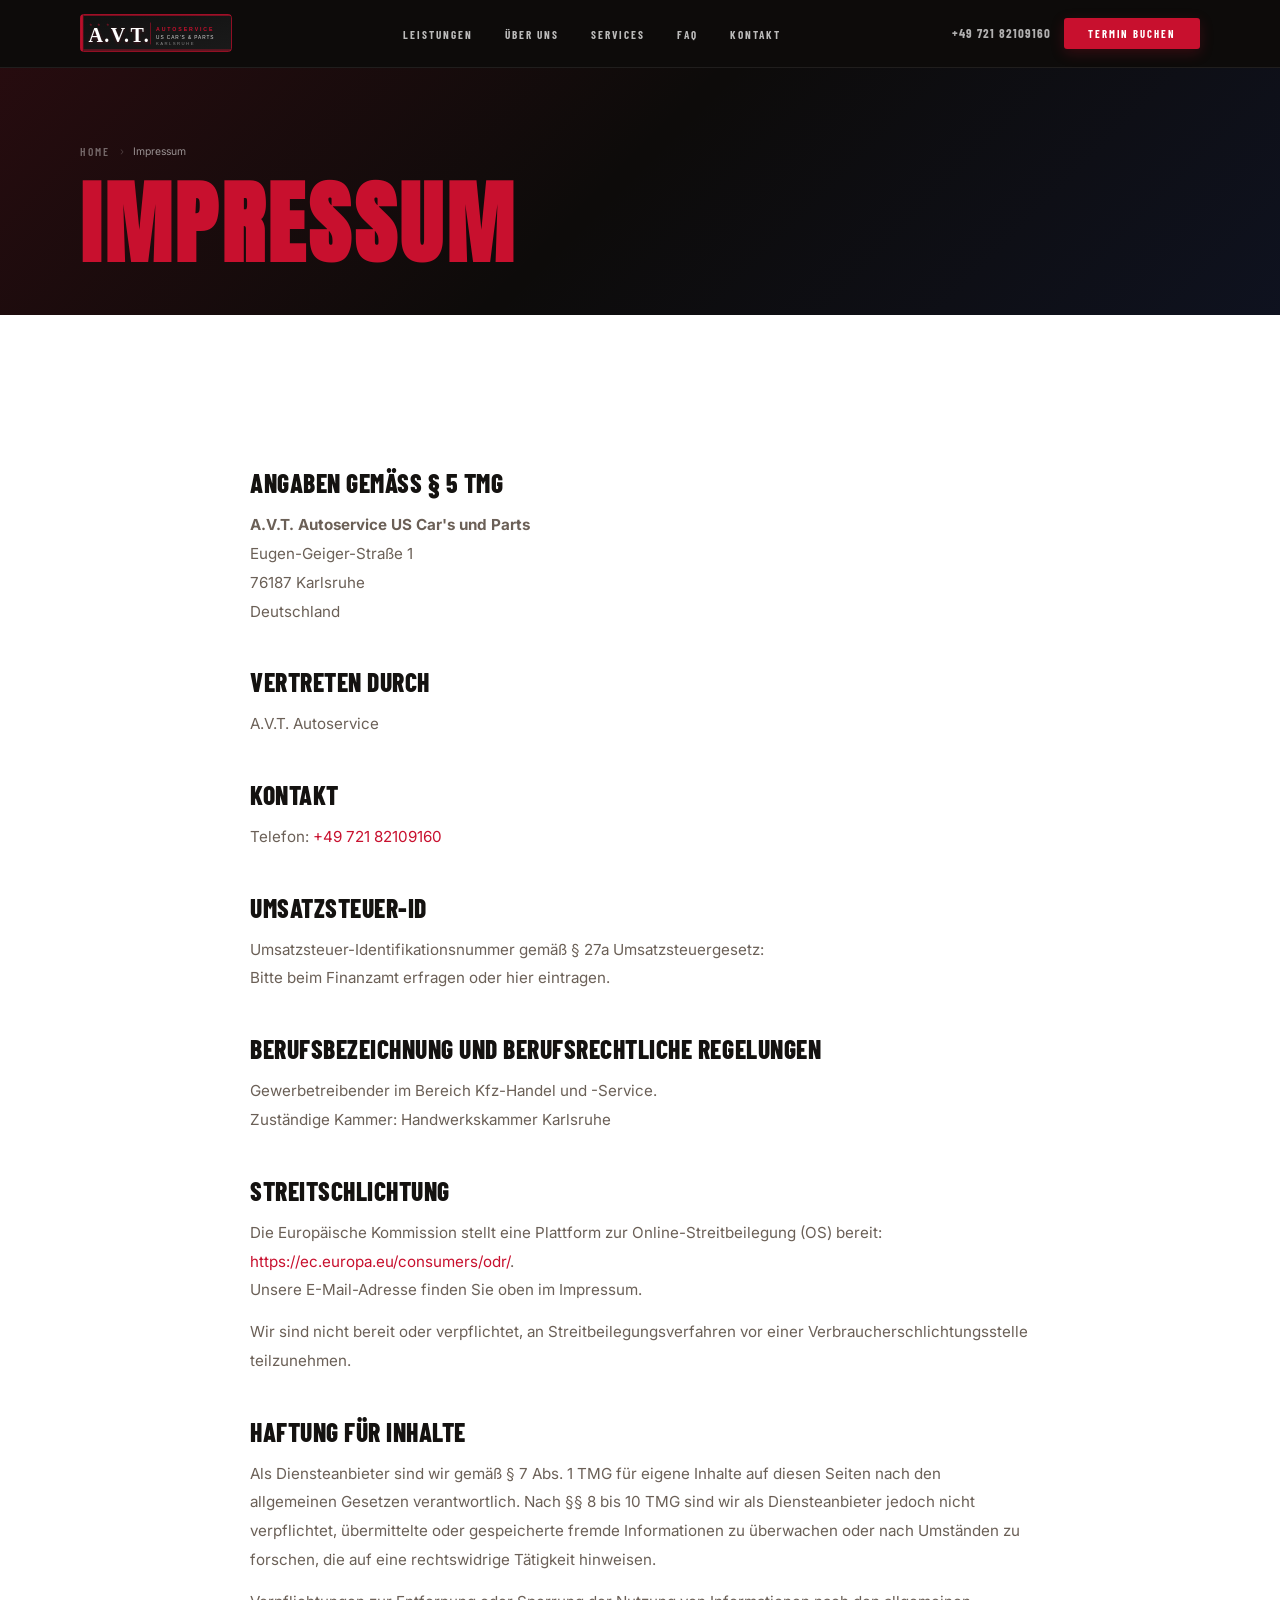
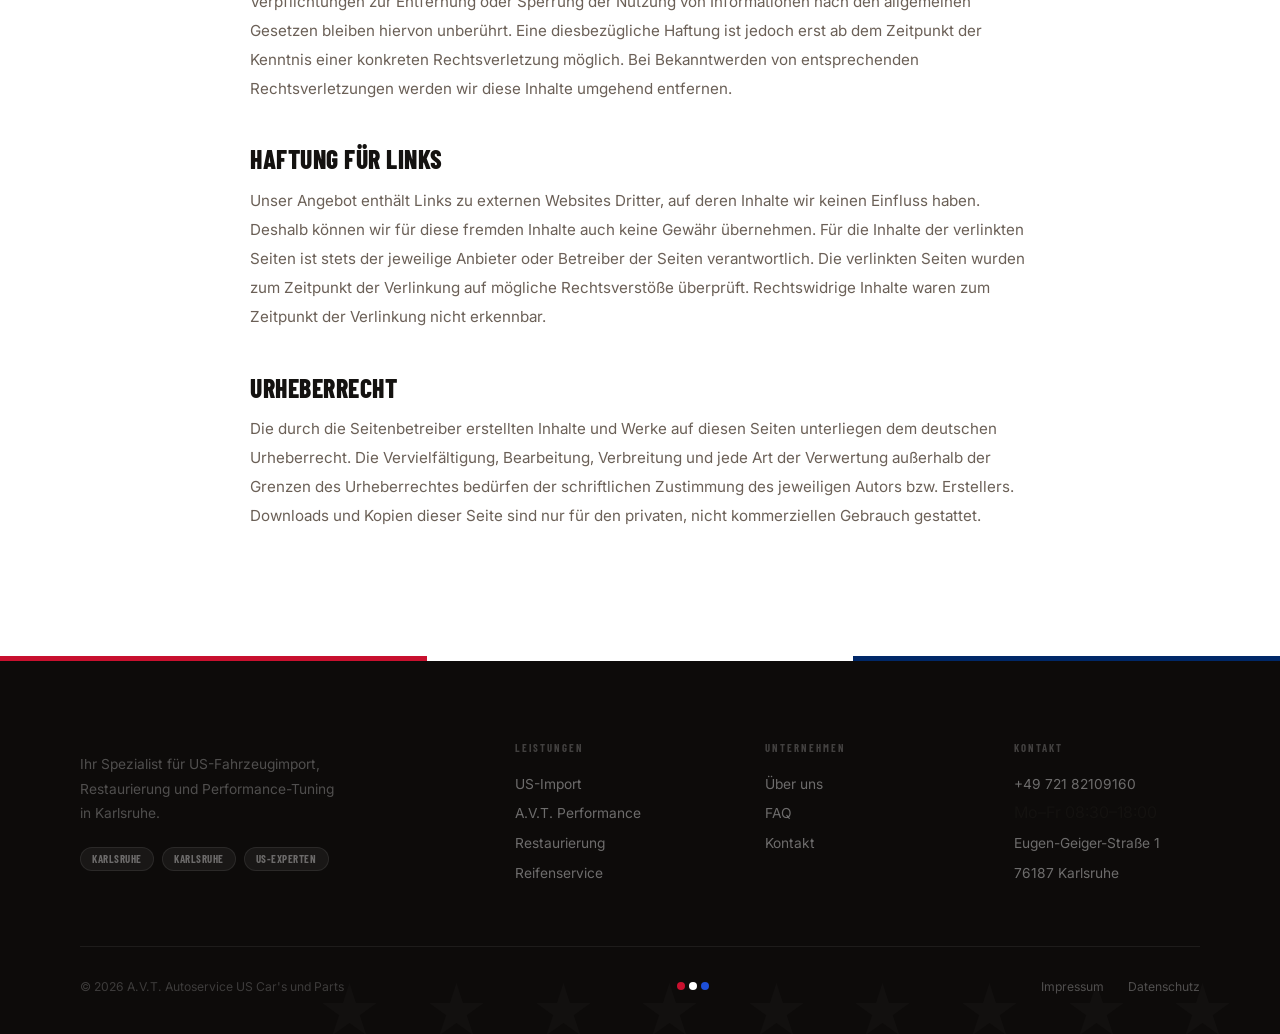
<file: impressum.html>
<!DOCTYPE html>
<html lang="de">
<head>
  <meta charset="UTF-8" />
  <meta name="viewport" content="width=device-width, initial-scale=1.0" />
  <title>Impressum – A.V.T. Autoservice US Car's und Parts</title>
  <meta name="description" content="Impressum von A.V.T. Autoservice US Car's und Parts, Eugen-Geiger-Straße 1, 76187 Karlsruhe." />
  <meta name="robots" content="noindex, follow" />
  <link rel="stylesheet" href="style.css" />
  <link rel="icon" href="favicon.svg" type="image/svg+xml" />
  <style>
    .legal-content { max-width:780px; margin:0 auto; }
    .legal-content h2 { font-family:'Barlow Condensed',sans-serif; font-size:1.6rem; font-weight:800; text-transform:uppercase; margin:2.5rem 0 .8rem; color:var(--text); }
    .legal-content h3 { font-family:'Barlow Condensed',sans-serif; font-size:1.2rem; font-weight:700; text-transform:uppercase; margin:1.8rem 0 .5rem; color:var(--text); }
    .legal-content p { color:var(--muted); line-height:1.9; font-size:.95rem; margin-bottom:.8rem; }
    .legal-content a { color:var(--red); }
    .legal-content a:hover { text-decoration:underline; }
  </style>
</head>
<body>

<nav id="nav" class="solid"><a href="index.html" class="logo-img"><img src="logo.svg" alt="A.V.T. Autoservice" /></a>
  
  <ul class="nav-links">
    <li><a href="index.html#leistungen">Leistungen</a></li>
    <li><a href="ueber-uns.html">Über uns</a></li>
    <li><a href="leistungen.html">Services</a></li>
    
    
    <li><a href="faq.html">FAQ</a></li>
    <li><a href="kontakt.html">Kontakt</a></li>
  </ul>
  <div class="nav-right">
    <a href="tel:+4972182109160" class="nav-phone">+49 721 82109160</a>
    <a href="kontakt.html" class="nav-btn">Termin buchen</a>
  </div>
  <button class="hamburger" id="hamburger"><span></span><span></span><span></span></button>
</nav>
<div class="nav-overlay" id="navOverlay"></div>
<div class="nav-drawer" id="navDrawer">
  <ul class="drawer-links">
    <li><a href="index.html#leistungen" class="drawer-link">Leistungen</a></li>
    <li><a href="ueber-uns.html" class="drawer-link">Über uns</a></li>
    <li><a href="leistungen.html" class="drawer-link">Services</a></li>
    
    
    <li><a href="faq.html" class="drawer-link">FAQ</a></li>
    <li><a href="kontakt.html" class="drawer-link">Kontakt</a></li>
  </ul>
  <a href="kontakt.html" class="drawer-cta drawer-link">Termin buchen →</a>
  <a href="tel:+4972182109160" class="drawer-phone-link">📞 +49 721 82109160</a>
</div>

<div class="page-hero" style="padding-bottom:3rem;">
  <div class="page-hero-inner">
    <div class="page-hero-breadcrumb"><a href="index.html">Home</a><span>›</span><span style="color:rgba(255,255,255,.55);">Impressum</span></div>
    <h1><em>Impressum</em></h1>
  </div>
</div>

<section style="background:var(--bg2);">
  <div class="container">
    <div class="legal-content">

      <h2>Angaben gemäß § 5 TMG</h2>
      <p>
        <strong>A.V.T. Autoservice US Car's und Parts</strong><br />
        Eugen-Geiger-Straße 1<br />
        76187 Karlsruhe<br />
        Deutschland
      </p>

      <h2>Vertreten durch</h2>
      <p>A.V.T. Autoservice</p>

      <h2>Kontakt</h2>
      <p>
        Telefon: <a href="tel:+4972182109160">+49 721 82109160</a>
      </p>

      <h2>Umsatzsteuer-ID</h2>
      <p>Umsatzsteuer-Identifikationsnummer gemäß § 27a Umsatzsteuergesetz:<br />
      Bitte beim Finanzamt erfragen oder hier eintragen.</p>

      <h2>Berufsbezeichnung und berufsrechtliche Regelungen</h2>
      <p>Gewerbetreibender im Bereich Kfz-Handel und -Service.<br />
      Zuständige Kammer: Handwerkskammer Karlsruhe</p>

      <h2>Streitschlichtung</h2>
      <p>Die Europäische Kommission stellt eine Plattform zur Online-Streitbeilegung (OS) bereit:
      <a href="https://ec.europa.eu/consumers/odr/" target="_blank" rel="noopener">https://ec.europa.eu/consumers/odr/</a>.<br />
      Unsere E-Mail-Adresse finden Sie oben im Impressum.</p>
      <p>Wir sind nicht bereit oder verpflichtet, an Streitbeilegungsverfahren vor einer Verbraucherschlichtungsstelle teilzunehmen.</p>

      <h2>Haftung für Inhalte</h2>
      <p>Als Diensteanbieter sind wir gemäß § 7 Abs. 1 TMG für eigene Inhalte auf diesen Seiten nach den allgemeinen Gesetzen verantwortlich. Nach §§ 8 bis 10 TMG sind wir als Diensteanbieter jedoch nicht verpflichtet, übermittelte oder gespeicherte fremde Informationen zu überwachen oder nach Umständen zu forschen, die auf eine rechtswidrige Tätigkeit hinweisen.</p>
      <p>Verpflichtungen zur Entfernung oder Sperrung der Nutzung von Informationen nach den allgemeinen Gesetzen bleiben hiervon unberührt. Eine diesbezügliche Haftung ist jedoch erst ab dem Zeitpunkt der Kenntnis einer konkreten Rechtsverletzung möglich. Bei Bekanntwerden von entsprechenden Rechtsverletzungen werden wir diese Inhalte umgehend entfernen.</p>

      <h2>Haftung für Links</h2>
      <p>Unser Angebot enthält Links zu externen Websites Dritter, auf deren Inhalte wir keinen Einfluss haben. Deshalb können wir für diese fremden Inhalte auch keine Gewähr übernehmen. Für die Inhalte der verlinkten Seiten ist stets der jeweilige Anbieter oder Betreiber der Seiten verantwortlich. Die verlinkten Seiten wurden zum Zeitpunkt der Verlinkung auf mögliche Rechtsverstöße überprüft. Rechtswidrige Inhalte waren zum Zeitpunkt der Verlinkung nicht erkennbar.</p>

      <h2>Urheberrecht</h2>
      <p>Die durch die Seitenbetreiber erstellten Inhalte und Werke auf diesen Seiten unterliegen dem deutschen Urheberrecht. Die Vervielfältigung, Bearbeitung, Verbreitung und jede Art der Verwertung außerhalb der Grenzen des Urheberrechtes bedürfen der schriftlichen Zustimmung des jeweiligen Autors bzw. Erstellers. Downloads und Kopien dieser Seite sind nur für den privaten, nicht kommerziellen Gebrauch gestattet.</p>

    </div>
  </div>
</section>

<div class="footer-flag-top"></div>
<footer>
  <div class="container">
    <div class="footer-top">
      <div class="f-brand"><p>Ihr Spezialist für US-Fahrzeugimport, Restaurierung und Performance-Tuning in Karlsruhe.</p><div class="f-brand-badges"><span class="f-badge">Karlsruhe</span><span class="f-badge">Karlsruhe</span><span class="f-badge">US-Experten</span></div></div>
      <div class="f-col"><h4>Leistungen</h4><ul><li><a href="leistungen.html">US-Import</a></li><li><a href="leistungen.html">A.V.T. Performance</a></li><li><a href="leistungen.html">Restaurierung</a></li><li><a href="leistungen.html">Reifenservice</a></li></ul></div>
      <div class="f-col"><h4>Unternehmen</h4><ul><li><a href="ueber-uns.html">Über uns</a></li><li><a href="faq.html">FAQ</a></li><li><a href="kontakt.html">Kontakt</a></li></ul></div>
      <div class="f-col"><h4>Kontakt</h4><ul><li><a href="tel:+4972182109160">+49 721 82109160</a></li><li>Mo–Fr 08:30–18:00</li><li><a href="kontakt.html">Eugen-Geiger-Straße 1</a></li><li><a href="kontakt.html">76187 Karlsruhe</a></li></ul></div>
    </div>
    <div class="footer-bottom"><span>© 2026 A.V.T. Autoservice US Car's und Parts</span><div class="footer-flag"><div class="flag-dot" style="background:var(--red)"></div><div class="flag-dot" style="background:#fff"></div><div class="flag-dot" style="background:var(--blue-hero)"></div></div><div style="display:flex;gap:1.5rem;"><a href="impressum.html">Impressum</a><a href="datenschutz.html">Datenschutz</a></div></div>
  </div>
</footer>

<script>
  const nav=document.getElementById('nav');
  window.addEventListener('scroll',()=>nav.classList.toggle('scrolled',window.scrollY>60));
  const ham=document.getElementById('hamburger'),ov=document.getElementById('navOverlay'),dr=document.getElementById('navDrawer');
  function tog(o){ham.classList.toggle('open',o);ov.classList.toggle('open',o);dr.classList.toggle('open',o);document.body.style.overflow=o?'hidden':'';}
  ham.addEventListener('click',()=>tog(!ham.classList.contains('open')));
  ov.addEventListener('click',()=>tog(false));
  document.querySelectorAll('.drawer-link').forEach(l=>l.addEventListener('click',()=>tog(false)));
</script>
</body>
</html>
</file>
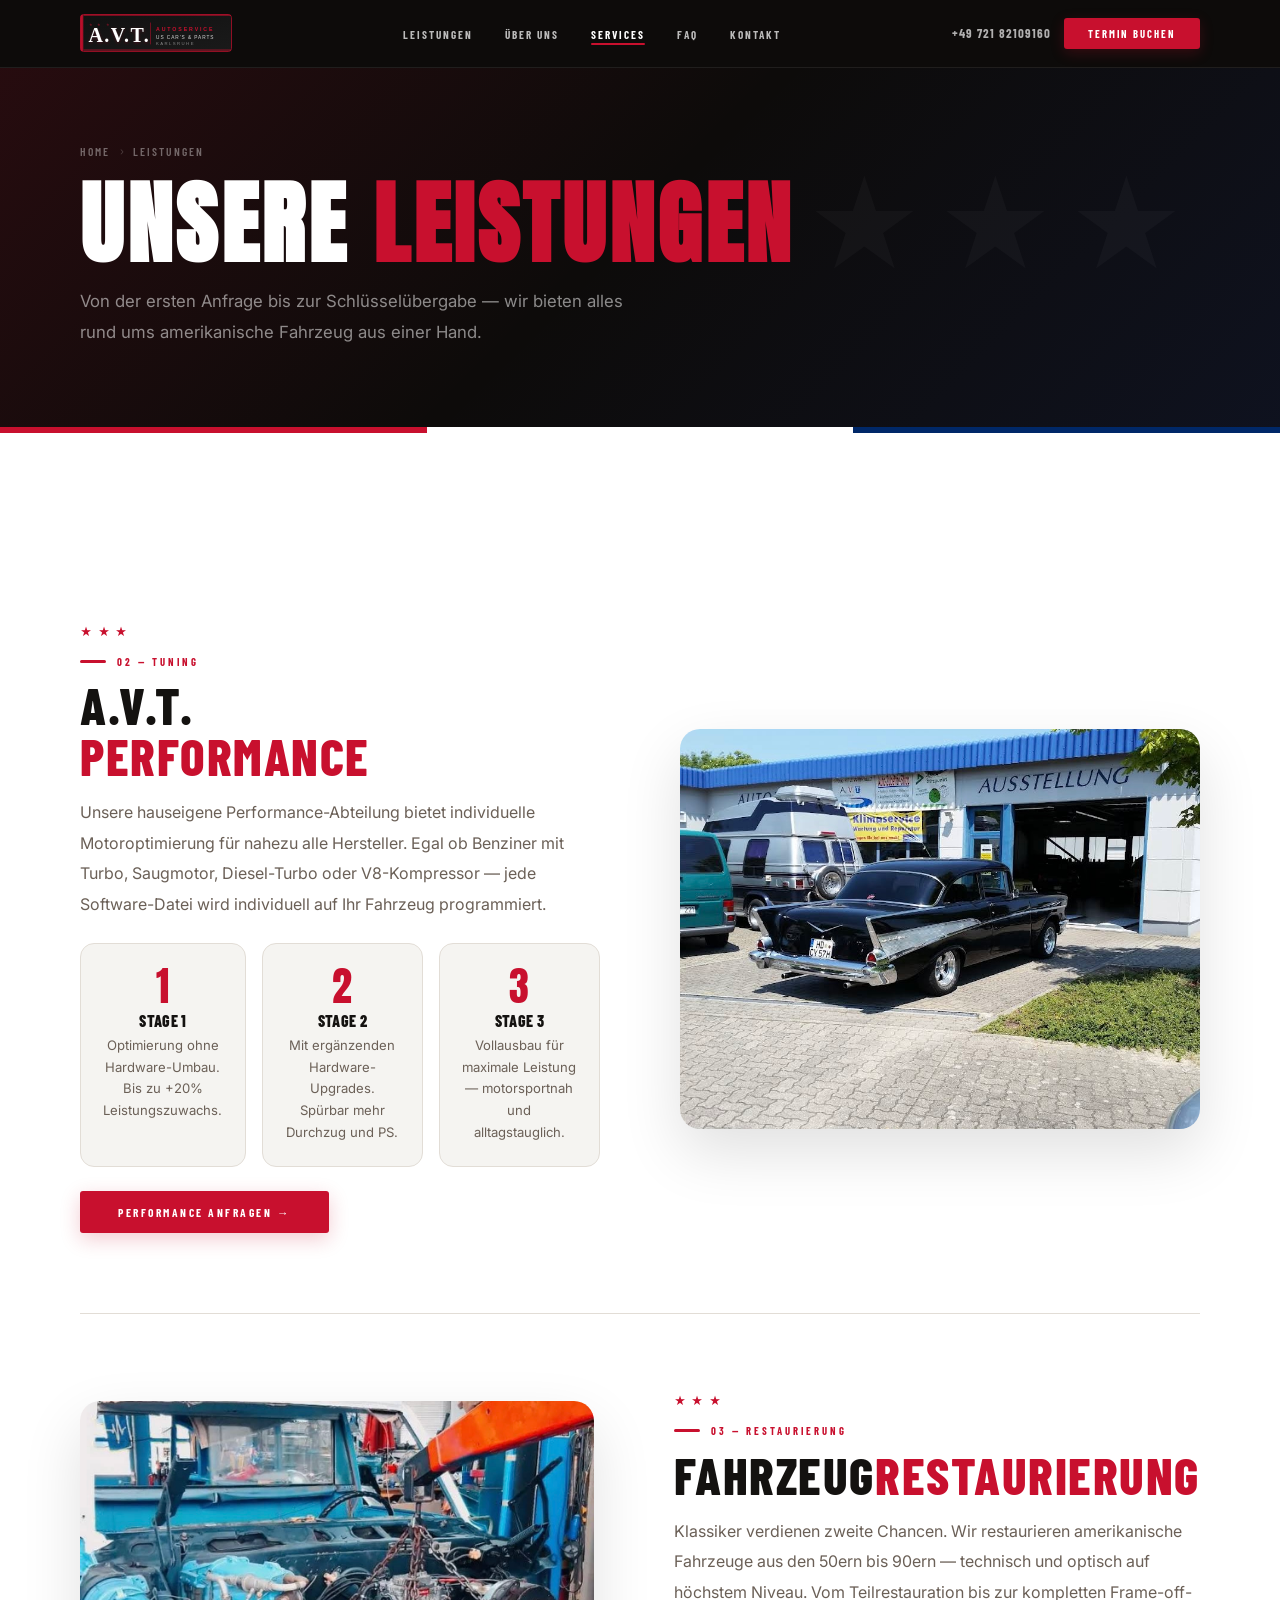
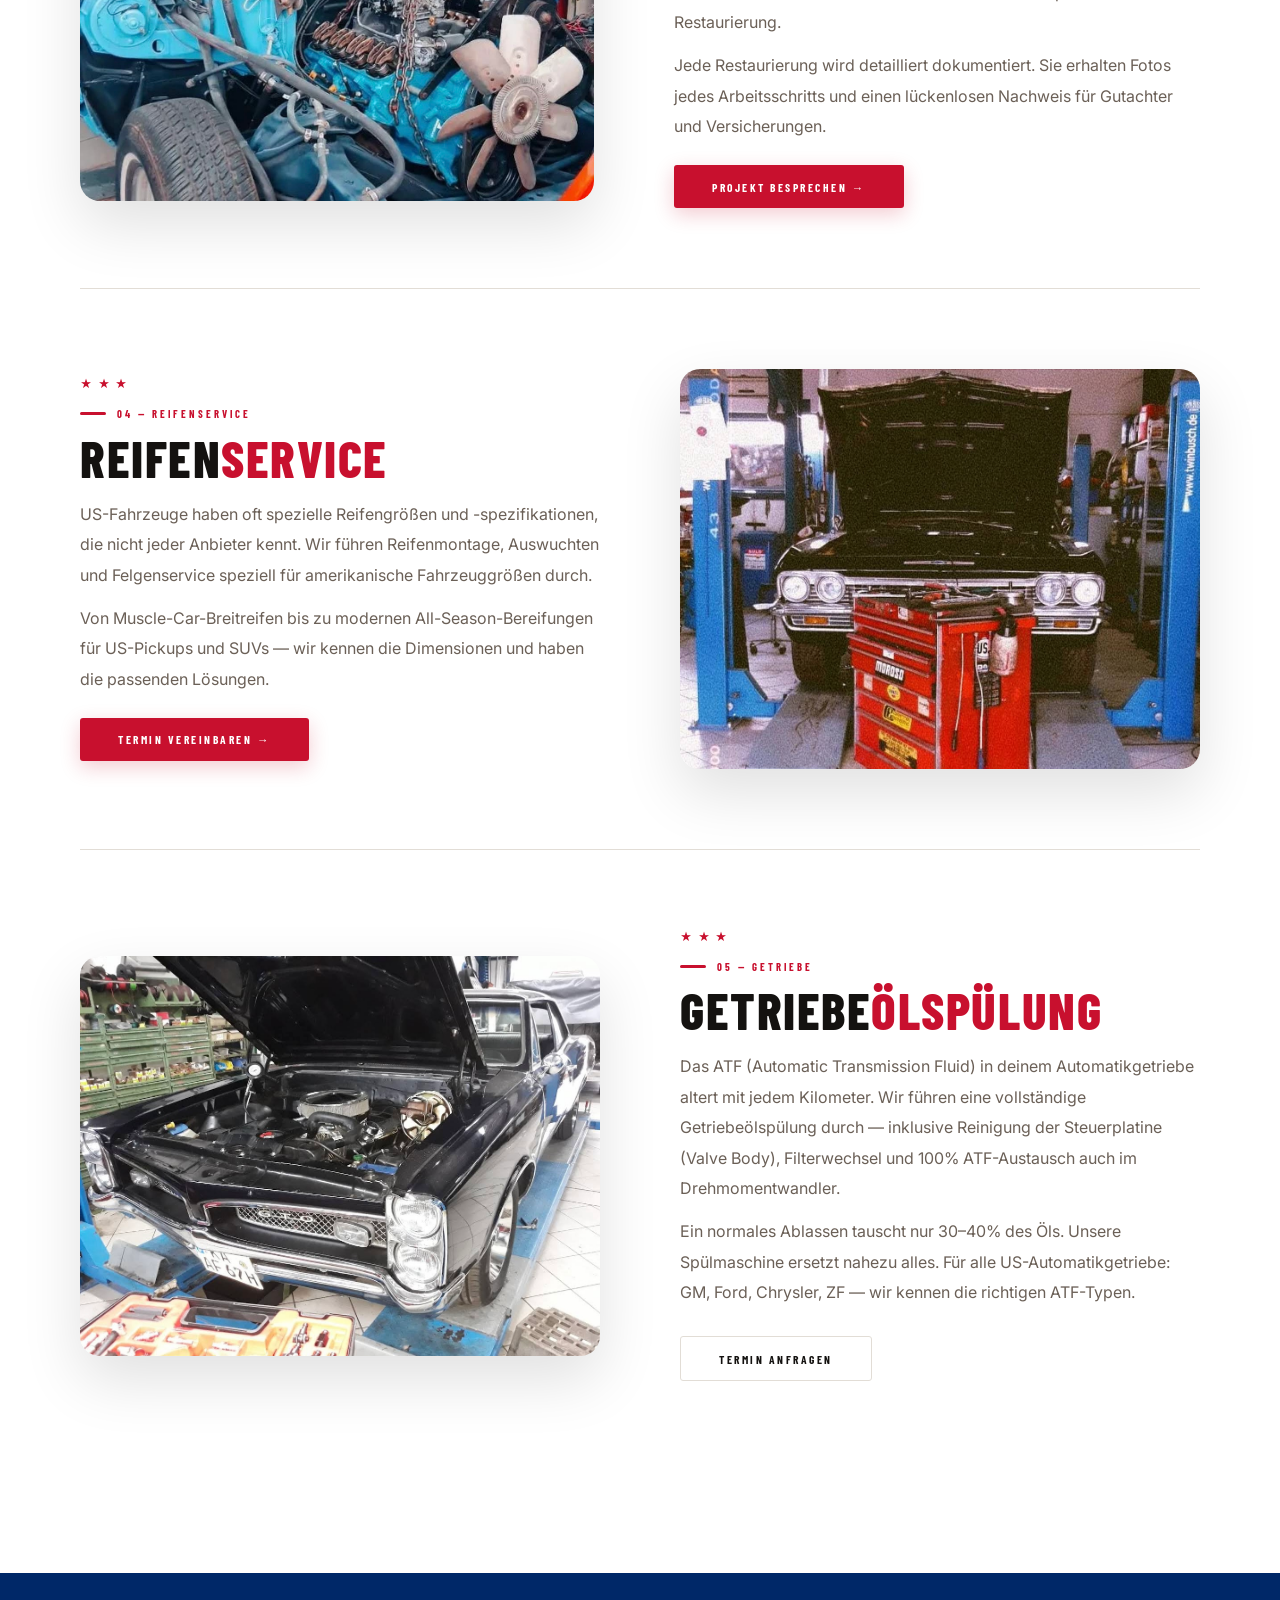
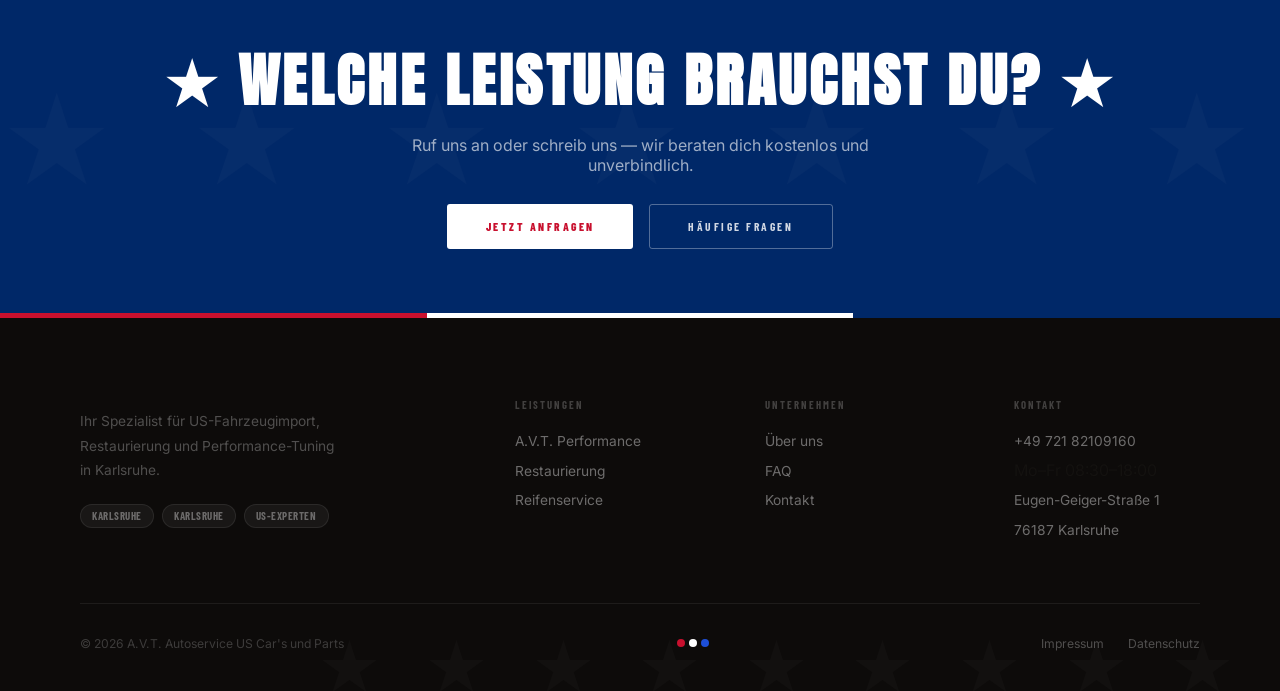
<file: leistungen.html>
<!DOCTYPE html>
<html lang="de">
<head>
  <meta charset="UTF-8" />
  <meta name="viewport" content="width=device-width, initial-scale=1.0" />
  <title>Leistungen – A.V.T. Autoservice US Car's und Parts</title>
  <meta name="description" content="US-Import, A.V.T. Performance Tuning, Restaurierung und Reifenservice aus einer Hand. A.V.T. Autoservice US Car's und Parts in Karlsruhe." />
  <link rel="icon" href="favicon.svg" type="image/svg+xml" />
  <link rel="stylesheet" href="style.css" />
  <style>
    .service-block { display:grid; grid-template-columns:1fr 1fr; gap:5rem; align-items:center; padding:5rem 0; border-bottom:1px solid var(--border); }
    .service-block:last-child { border-bottom:none; }
    .service-block.reverse { direction:rtl; }
    .service-block.reverse > * { direction:ltr; }
    .service-img { border-radius:20px; overflow:hidden; box-shadow:0 24px 60px rgba(0,0,0,.12); }
    .service-img img { width:100%; height:400px; object-fit:cover; display:block; }
    .stage-grid { display:grid; grid-template-columns:repeat(3,1fr); gap:1rem; margin-top:1.5rem; }
    .stage-card { background:var(--bg); border:1.5px solid var(--border); border-radius:14px; padding:1.4rem; text-align:center; transition:border-color .25s,transform .25s; }
    .stage-card:hover { border-color:var(--red); transform:translateY(-4px); }
    .stage-card .stage-num { font-family:'Anton',sans-serif; font-size:2.5rem; color:var(--red); line-height:1; }
    .stage-card h4 { font-size:1rem; font-weight:800; text-transform:uppercase; margin:.3rem 0; }
    .stage-card p { font-size:.82rem; color:var(--muted); line-height:1.65; }
    @media(max-width:1024px){.service-block,.service-block.reverse{grid-template-columns:1fr;direction:ltr;gap:2.5rem;}.stage-grid{grid-template-columns:1fr;}}
  </style>
</head>
<body>

<nav id="nav" class="solid"><a href="index.html" class="logo-img"><img src="logo.svg" alt="A.V.T. Autoservice" /></a>
  
  <ul class="nav-links">
    <li><a href="index.html#leistungen">Leistungen</a></li>
    <li><a href="ueber-uns.html">Über uns</a></li>
    <li><a href="leistungen.html" class="active">Services</a></li>
    
    
    <li><a href="faq.html">FAQ</a></li>
    <li><a href="kontakt.html">Kontakt</a></li>
  </ul>
  <div class="nav-right">
    <a href="tel:+4972182109160" class="nav-phone">+49 721 82109160</a>
    <a href="kontakt.html" class="nav-btn">Termin buchen</a>
  </div>
  <button class="hamburger" id="hamburger"><span></span><span></span><span></span></button>
</nav>
<div class="nav-overlay" id="navOverlay"></div>
<div class="nav-drawer" id="navDrawer">
  <ul class="drawer-links">
    <li><a href="index.html#leistungen" class="drawer-link">Leistungen</a></li>
    <li><a href="ueber-uns.html" class="drawer-link">Über uns</a></li>
    <li><a href="leistungen.html" class="drawer-link">Services</a></li>
    
    
    <li><a href="faq.html" class="drawer-link">FAQ</a></li>
    <li><a href="kontakt.html" class="drawer-link">Kontakt</a></li>
  </ul>
  <a href="kontakt.html" class="drawer-cta drawer-link">Termin buchen →</a>
  <a href="tel:+4972182109160" class="drawer-phone-link">📞 +49 721 82109160</a>
</div>

<div class="page-hero">
  <div class="stars-deco">★★★</div>
  <div class="page-hero-inner">
    <div class="page-hero-breadcrumb"><a href="index.html">Home</a><span>›</span><a href="leistungen.html">Leistungen</a></div>
    <h1>Unsere <em>Leistungen</em></h1>
    <p>Von der ersten Anfrage bis zur Schlüsselübergabe — wir bieten alles rund ums amerikanische Fahrzeug aus einer Hand.</p>
  </div>
</div>
<div class="flag-bar"></div>

<!-- LEISTUNGEN DETAIL -->
<section style="background:var(--bg2);">
  <div class="container">


    <!-- 02 A.V.T. Performance -->
    <div class="service-block reverse reveal">
      <div class="service-img">
        <img src="IMG_2655.jpg" alt="A.V.T. Performance — Fahrzeugdiagnose im Mustang Cockpit" />
      </div>
      <div>
        <div class="stars-row"><span>★</span><span>★</span><span>★</span></div>
        <div class="s-eyebrow"><div class="s-eyebrow-line"></div><span class="s-label">02 — Tuning</span></div>
        <h2 class="s-title">A.V.T.<br><em>Performance</em></h2>
        <p style="color:var(--muted);line-height:1.9;margin-top:1rem;">Unsere hauseigene Performance-Abteilung bietet individuelle Motoroptimierung für nahezu alle Hersteller. Egal ob Benziner mit Turbo, Saugmotor, Diesel-Turbo oder V8-Kompressor — jede Software-Datei wird individuell auf Ihr Fahrzeug programmiert.</p>
        <div class="stage-grid">
          <div class="stage-card">
            <div class="stage-num">1</div>
            <h4>Stage 1</h4>
            <p>Optimierung ohne Hardware-Umbau. Bis zu +20% Leistungszuwachs.</p>
          </div>
          <div class="stage-card">
            <div class="stage-num">2</div>
            <h4>Stage 2</h4>
            <p>Mit ergänzenden Hardware-Upgrades. Spürbar mehr Durchzug und PS.</p>
          </div>
          <div class="stage-card">
            <div class="stage-num">3</div>
            <h4>Stage 3</h4>
            <p>Vollausbau für maximale Leistung — motorsportnah und alltagstauglich.</p>
          </div>
        </div>
        <a href="kontakt.html" class="btn-red" style="margin-top:1.5rem;">Performance anfragen →</a>
      </div>
    </div>

    <!-- 03 Restaurierung -->
    <div class="service-block reveal">
      <div class="service-img">
        <img src="IMG_2653.jpg" alt="Klassischer US-Mustang in Schwarz-Weiß in der Werkstatthalle" />
      </div>
      <div>
        <div class="stars-row"><span>★</span><span>★</span><span>★</span></div>
        <div class="s-eyebrow"><div class="s-eyebrow-line"></div><span class="s-label">03 — Restaurierung</span></div>
        <h2 class="s-title">Fahrzeug<em>restaurierung</em></h2>
        <p style="color:var(--muted);line-height:1.9;margin-top:1rem;">Klassiker verdienen zweite Chancen. Wir restaurieren amerikanische Fahrzeuge aus den 50ern bis 90ern — technisch und optisch auf höchstem Niveau. Vom Teilrestauration bis zur kompletten Frame-off-Restaurierung.</p>
        <p style="color:var(--muted);line-height:1.9;margin-top:.8rem;">Jede Restaurierung wird detailliert dokumentiert. Sie erhalten Fotos jedes Arbeitsschritts und einen lückenlosen Nachweis für Gutachter und Versicherungen.</p>
        <a href="kontakt.html" class="btn-red" style="margin-top:1.5rem;">Projekt besprechen →</a>
      </div>
    </div>

    <!-- 04 Reifenservice -->
    <div class="service-block reverse reveal">
      <div class="service-img">
        <img src="IMG_2651.jpg" alt="Reifenservice — Mechaniker arbeitet am US-Fahrzeug" />
      </div>
      <div>
        <div class="stars-row"><span>★</span><span>★</span><span>★</span></div>
        <div class="s-eyebrow"><div class="s-eyebrow-line"></div><span class="s-label">04 — Reifenservice</span></div>
        <h2 class="s-title">Reifen<em>service</em></h2>
        <p style="color:var(--muted);line-height:1.9;margin-top:1rem;">US-Fahrzeuge haben oft spezielle Reifengrößen und -spezifikationen, die nicht jeder Anbieter kennt. Wir führen Reifenmontage, Auswuchten und Felgenservice speziell für amerikanische Fahrzeuggrößen durch.</p>
        <p style="color:var(--muted);line-height:1.9;margin-top:.8rem;">Von Muscle-Car-Breitreifen bis zu modernen All-Season-Bereifungen für US-Pickups und SUVs — wir kennen die Dimensionen und haben die passenden Lösungen.</p>
        <a href="kontakt.html" class="btn-red" style="margin-top:1.5rem;">Termin vereinbaren →</a>
      </div>
    </div>

    <!-- 05 Getriebeölspülung -->
    <div class="service-block reveal">
      <div class="service-img">
        <img src="IMG_2657.jpg" alt="Altes schwarzes Getriebeöl vs. neues rotes ATF — Getriebeölspülung" />
      </div>
      <div>
        <div class="stars-row"><span>★</span><span>★</span><span>★</span></div>
        <div class="s-eyebrow"><div class="s-eyebrow-line"></div><span class="s-label">05 — Getriebe</span></div>
        <h2 class="s-title">Getriebe<em>ölspülung</em></h2>
        <p style="color:var(--muted);line-height:1.9;margin-top:1rem;">Das ATF (Automatic Transmission Fluid) in deinem Automatikgetriebe altert mit jedem Kilometer. Wir führen eine vollständige Getriebeölspülung durch — inklusive Reinigung der Steuerplatine (Valve Body), Filterwechsel und 100% ATF-Austausch auch im Drehmomentwandler.</p>
        <p style="color:var(--muted);line-height:1.9;margin-top:.8rem;">Ein normales Ablassen tauscht nur 30–40% des Öls. Unsere Spülmaschine ersetzt nahezu alles. Für alle US-Automatikgetriebe: GM, Ford, Chrysler, ZF — wir kennen die richtigen ATF-Typen.</p>
        <div style="display:flex;gap:1rem;margin-top:1.8rem;flex-wrap:wrap;">
          
          <a href="kontakt.html" class="btn-outline">Termin anfragen</a>
        </div>
      </div>
    </div>

  </div>
</section>

<div class="cta-banner">
  <h2>★ Welche Leistung brauchst du? ★</h2>
  <p>Ruf uns an oder schreib uns — wir beraten dich kostenlos und unverbindlich.</p>
  <div class="cta-btns">
    <a href="kontakt.html" class="btn-white">Jetzt anfragen</a>
    <a href="faq.html" class="btn-outline-white">Häufige Fragen</a>
  </div>
</div>

<div class="footer-flag-top"></div>
<footer>
  <div class="container">
    <div class="footer-top">
      <div class="f-brand"><p>Ihr Spezialist für US-Fahrzeugimport, Restaurierung und Performance-Tuning in Karlsruhe.</p><div class="f-brand-badges"><span class="f-badge">Karlsruhe</span><span class="f-badge">Karlsruhe</span><span class="f-badge">US-Experten</span></div></div>
      <div class="f-col"><h4>Leistungen</h4><ul><li><a href="leistungen.html">A.V.T. Performance</a></li><li><a href="leistungen.html">Restaurierung</a></li><li><a href="leistungen.html">Reifenservice</a></li></ul></div>
      <div class="f-col"><h4>Unternehmen</h4><ul><li><a href="ueber-uns.html">Über uns</a></li><li><a href="faq.html">FAQ</a></li><li><a href="kontakt.html">Kontakt</a></li></ul></div>
      <div class="f-col"><h4>Kontakt</h4><ul><li><a href="tel:+4972182109160">+49 721 82109160</a></li><li>Mo–Fr 08:30–18:00</li><li><a href="kontakt.html">Eugen-Geiger-Straße 1</a></li><li><a href="kontakt.html">76187 Karlsruhe</a></li></ul></div>
    </div>
    <div class="footer-bottom"><span>© 2026 A.V.T. Autoservice US Car's und Parts</span><div class="footer-flag"><div class="flag-dot" style="background:var(--red)"></div><div class="flag-dot" style="background:#fff"></div><div class="flag-dot" style="background:var(--blue-hero)"></div></div><div style="display:flex;gap:1.5rem;"><a href="impressum.html">Impressum</a><a href="datenschutz.html">Datenschutz</a></div></div>
  </div>
</footer>

<script>
  const nav=document.getElementById('nav');
  window.addEventListener('scroll',()=>nav.classList.toggle('scrolled',window.scrollY>60));
  const ham=document.getElementById('hamburger'),ov=document.getElementById('navOverlay'),dr=document.getElementById('navDrawer');
  function tog(o){ham.classList.toggle('open',o);ov.classList.toggle('open',o);dr.classList.toggle('open',o);document.body.style.overflow=o?'hidden':'';}
  ham.addEventListener('click',()=>tog(!ham.classList.contains('open')));
  ov.addEventListener('click',()=>tog(false));
  document.querySelectorAll('.drawer-link').forEach(l=>l.addEventListener('click',()=>tog(false)));
  const obs=new IntersectionObserver(e=>e.forEach(x=>x.isIntersecting&&x.target.classList.add('visible')),{threshold:.1});
  document.querySelectorAll('.reveal').forEach(el=>obs.observe(el));
</script>
</body>
</html>
</file>
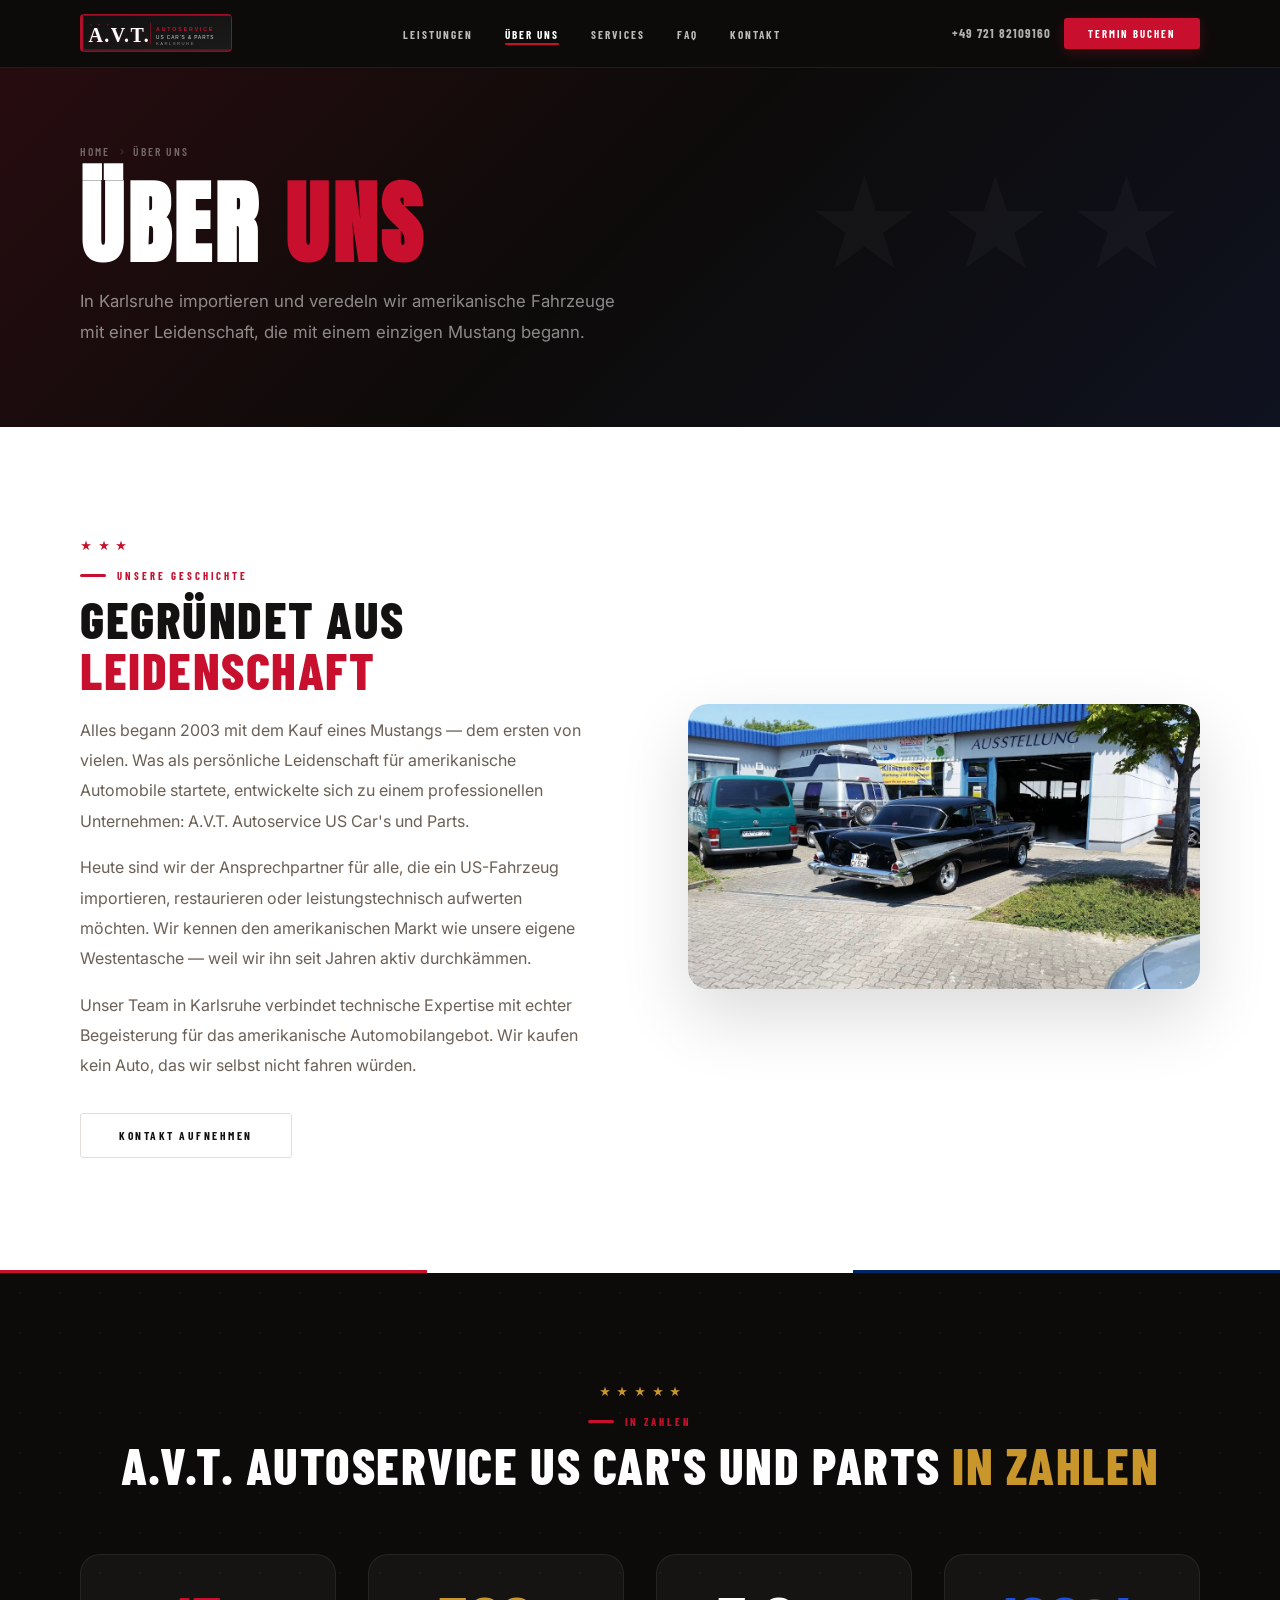
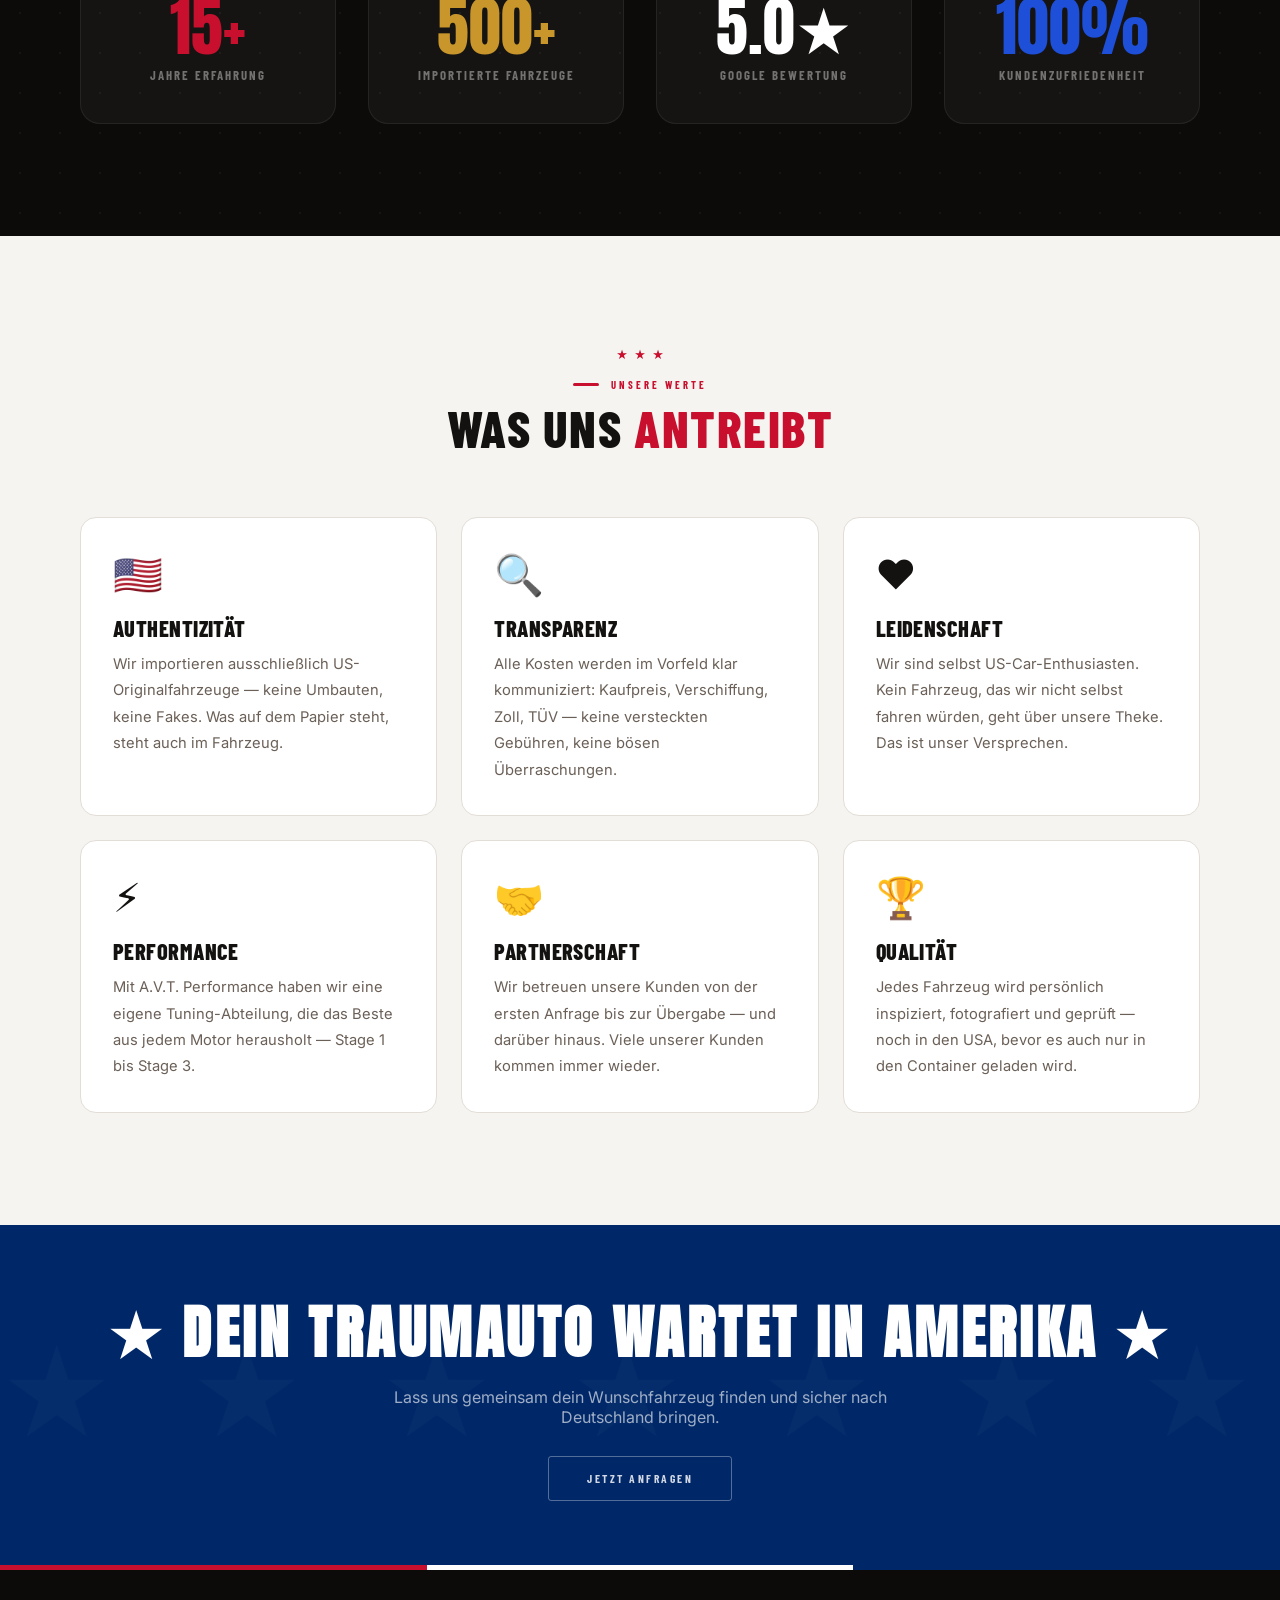
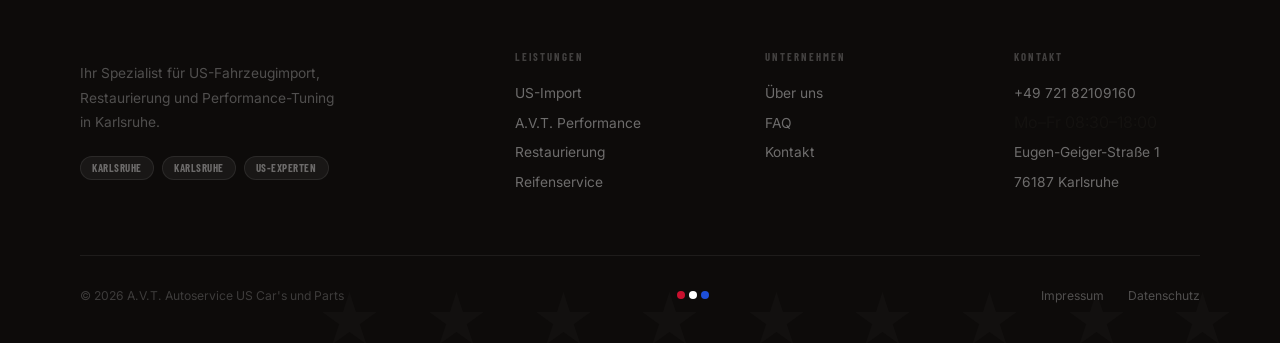
<file: ueber-uns.html>
<!DOCTYPE html>
<html lang="de">
<head>
  <meta charset="UTF-8" />
  <meta name="viewport" content="width=device-width, initial-scale=1.0" />
  <title>Über uns – A.V.T. Autoservice US Car's und Parts</title>
  <meta name="description" content="In Karlsruhe importieren und veredeln wir amerikanische Fahrzeuge. Erfahren Sie mehr über das Team von A.V.T. Autoservice US Car's und Parts in Karlsruhe." />
  <meta property="og:title" content="Über uns – A.V.T. Autoservice US Car's und Parts" />
  <meta property="og:description" content="Gegründet aus Leidenschaft für US-Cars. In Karlsruhe Ihr Spezialist für Import, Tuning und Restaurierung." />
  <meta property="og:type" content="website" />
  <link rel="icon" href="favicon.svg" type="image/svg+xml" />
  <link rel="stylesheet" href="style.css" />
</head>
<body>

<!-- NAV -->
<nav id="nav" class="solid"><a href="index.html" class="logo-img"><img src="logo.svg" alt="A.V.T. Autoservice" /></a>
  
  <ul class="nav-links">
    <li><a href="index.html#leistungen">Leistungen</a></li>
    <li><a href="ueber-uns.html" class="active">Über uns</a></li>
    <li><a href="leistungen.html">Services</a></li>
    
    
    <li><a href="faq.html">FAQ</a></li>
    <li><a href="kontakt.html">Kontakt</a></li>
  </ul>
  <div class="nav-right">
    <a href="tel:+4972182109160" class="nav-phone">+49 721 82109160</a>
    <a href="kontakt.html" class="nav-btn">Termin buchen</a>
  </div>
  <button class="hamburger" id="hamburger"><span></span><span></span><span></span></button>
</nav>
<div class="nav-overlay" id="navOverlay"></div>
<div class="nav-drawer" id="navDrawer">
  <ul class="drawer-links">
    <li><a href="index.html#leistungen" class="drawer-link">Leistungen</a></li>
    <li><a href="ueber-uns.html" class="drawer-link">Über uns</a></li>
    <li><a href="leistungen.html" class="drawer-link">Services</a></li>
    
    
    <li><a href="faq.html" class="drawer-link">FAQ</a></li>
    <li><a href="kontakt.html" class="drawer-link">Kontakt</a></li>
  </ul>
  <a href="kontakt.html" class="drawer-cta drawer-link">Termin buchen →</a>
  <a href="tel:+4972182109160" class="drawer-phone-link">📞 +49 721 82109160</a>
</div>

<!-- PAGE HERO -->
<div class="page-hero">
  <div class="stars-deco">★★★</div>
  <div class="page-hero-inner">
    <div class="page-hero-breadcrumb">
      <a href="index.html">Home</a>
      <span>›</span>
      <a href="ueber-uns.html">Über uns</a>
    </div>
    <h1>Über <em>Uns</em></h1>
    <p>In Karlsruhe importieren und veredeln wir amerikanische Fahrzeuge mit einer Leidenschaft, die mit einem einzigen Mustang begann.</p>
  </div>
</div>
<!-- STORY -->
<section style="background:var(--bg2);">
  <div class="container">
    <div style="display:grid;grid-template-columns:1fr 1fr;gap:6rem;align-items:center;">
      <div>
        <div class="stars-row"><span>★</span><span>★</span><span>★</span></div>
        <div class="s-eyebrow"><div class="s-eyebrow-line"></div><span class="s-label">Unsere Geschichte</span></div>
        <h2 class="s-title">Gegründet aus<br><em>Leidenschaft</em></h2>
        <p style="color:var(--muted);line-height:1.9;margin-top:1.2rem;">Alles begann 2003 mit dem Kauf eines Mustangs — dem ersten von vielen. Was als persönliche Leidenschaft für amerikanische Automobile startete, entwickelte sich zu einem professionellen Unternehmen: A.V.T. Autoservice US Car's und Parts.</p>
        <p style="color:var(--muted);line-height:1.9;margin-top:1rem;">Heute sind wir der Ansprechpartner für alle, die ein US-Fahrzeug importieren, restaurieren oder leistungstechnisch aufwerten möchten. Wir kennen den amerikanischen Markt wie unsere eigene Westentasche — weil wir ihn seit Jahren aktiv durchkämmen.</p>
        <p style="color:var(--muted);line-height:1.9;margin-top:1rem;">Unser Team in Karlsruhe verbindet technische Expertise mit echter Begeisterung für das amerikanische Automobilangebot. Wir kaufen kein Auto, das wir selbst nicht fahren würden.</p>
        <div style="display:flex;gap:1.5rem;margin-top:2rem;flex-wrap:wrap;">
          
          <a href="kontakt.html" class="btn-outline">Kontakt aufnehmen</a>
        </div>
      </div>
      <div>
        <img src="IMG_2655.jpg" alt="Mechaniker bei der Diagnose im US-Fahrzeug" style="width:100%;border-radius:20px;box-shadow:0 28px 70px rgba(0,0,0,.14);object-fit:cover;" />
      </div>
    </div>
  </div>
</section>

<div class="flag-bar-thin"></div>

<!-- ZAHLEN -->
<section style="background:var(--dark);position:relative;overflow:hidden;">
  <div style="position:absolute;inset:0;background-image:radial-gradient(circle,#fff 1px,transparent 1px);background-size:40px 40px;opacity:.04;pointer-events:none;"></div>
  <div class="container" style="position:relative;z-index:1;">
    <div style="text-align:center;margin-bottom:4rem;">
      <div class="stars-row stars-row-gold" style="justify-content:center;"><span>★</span><span>★</span><span>★</span><span>★</span><span>★</span></div>
      <div class="s-eyebrow" style="justify-content:center;"><div class="s-eyebrow-line"></div><span class="s-label">In Zahlen</span></div>
      <h2 class="s-title s-title-white" style="margin-top:.5rem;">A.V.T. Autoservice US Car's und Parts <em>in Zahlen</em></h2>
    </div>
    <div style="display:grid;grid-template-columns:repeat(4,1fr);gap:2rem;">
      <div style="text-align:center;padding:2.5rem 1.5rem;background:rgba(255,255,255,.04);border:1px solid rgba(255,255,255,.07);border-radius:20px;">
        <div style="font-family:'Anton',sans-serif;font-size:4rem;color:var(--red);line-height:1;">15+</div>
        <div style="font-size:.8rem;color:rgba(255,255,255,.4);text-transform:uppercase;letter-spacing:2px;margin-top:.5rem;font-family:'Barlow Condensed',sans-serif;font-weight:700;">Jahre Erfahrung</div>
      </div>
      <div style="text-align:center;padding:2.5rem 1.5rem;background:rgba(255,255,255,.04);border:1px solid rgba(255,255,255,.07);border-radius:20px;">
        <div style="font-family:'Anton',sans-serif;font-size:4rem;color:var(--gold);line-height:1;">500+</div>
        <div style="font-size:.8rem;color:rgba(255,255,255,.4);text-transform:uppercase;letter-spacing:2px;margin-top:.5rem;font-family:'Barlow Condensed',sans-serif;font-weight:700;">Importierte Fahrzeuge</div>
      </div>
      <div style="text-align:center;padding:2.5rem 1.5rem;background:rgba(255,255,255,.04);border:1px solid rgba(255,255,255,.07);border-radius:20px;">
        <div style="font-family:'Anton',sans-serif;font-size:4rem;color:#fff;line-height:1;">5.0★</div>
        <div style="font-size:.8rem;color:rgba(255,255,255,.4);text-transform:uppercase;letter-spacing:2px;margin-top:.5rem;font-family:'Barlow Condensed',sans-serif;font-weight:700;">Google Bewertung</div>
      </div>
      <div style="text-align:center;padding:2.5rem 1.5rem;background:rgba(255,255,255,.04);border:1px solid rgba(255,255,255,.07);border-radius:20px;">
        <div style="font-family:'Anton',sans-serif;font-size:4rem;color:var(--blue-hero);line-height:1;">100%</div>
        <div style="font-size:.8rem;color:rgba(255,255,255,.4);text-transform:uppercase;letter-spacing:2px;margin-top:.5rem;font-family:'Barlow Condensed',sans-serif;font-weight:700;">Kundenzufriedenheit</div>
      </div>
    </div>
  </div>
</section>

<!-- WERTE -->
<section style="background:var(--bg);">
  <div class="container">
    <div style="text-align:center;margin-bottom:4rem;">
      <div class="stars-row" style="justify-content:center;"><span>★</span><span>★</span><span>★</span></div>
      <div class="s-eyebrow" style="justify-content:center;"><div class="s-eyebrow-line"></div><span class="s-label">Unsere Werte</span></div>
      <h2 class="s-title" style="margin-top:.5rem;">Was uns <em>antreibt</em></h2>
    </div>
    <div style="display:grid;grid-template-columns:repeat(3,1fr);gap:1.5rem;">
      <div class="card reveal">
        <div style="font-size:2.5rem;margin-bottom:1rem;">🇺🇸</div>
        <h3 style="font-size:1.4rem;font-weight:800;text-transform:uppercase;margin-bottom:.6rem;">Authentizität</h3>
        <p style="color:var(--muted);font-size:.92rem;line-height:1.8;">Wir importieren ausschließlich US-Originalfahrzeuge — keine Umbauten, keine Fakes. Was auf dem Papier steht, steht auch im Fahrzeug.</p>
      </div>
      <div class="card reveal">
        <div style="font-size:2.5rem;margin-bottom:1rem;">🔍</div>
        <h3 style="font-size:1.4rem;font-weight:800;text-transform:uppercase;margin-bottom:.6rem;">Transparenz</h3>
        <p style="color:var(--muted);font-size:.92rem;line-height:1.8;">Alle Kosten werden im Vorfeld klar kommuniziert: Kaufpreis, Verschiffung, Zoll, TÜV — keine versteckten Gebühren, keine bösen Überraschungen.</p>
      </div>
      <div class="card reveal">
        <div style="font-size:2.5rem;margin-bottom:1rem;">❤️</div>
        <h3 style="font-size:1.4rem;font-weight:800;text-transform:uppercase;margin-bottom:.6rem;">Leidenschaft</h3>
        <p style="color:var(--muted);font-size:.92rem;line-height:1.8;">Wir sind selbst US-Car-Enthusiasten. Kein Fahrzeug, das wir nicht selbst fahren würden, geht über unsere Theke. Das ist unser Versprechen.</p>
      </div>
      <div class="card reveal">
        <div style="font-size:2.5rem;margin-bottom:1rem;">⚡</div>
        <h3 style="font-size:1.4rem;font-weight:800;text-transform:uppercase;margin-bottom:.6rem;">Performance</h3>
        <p style="color:var(--muted);font-size:.92rem;line-height:1.8;">Mit A.V.T. Performance haben wir eine eigene Tuning-Abteilung, die das Beste aus jedem Motor herausholt — Stage 1 bis Stage 3.</p>
      </div>
      <div class="card reveal">
        <div style="font-size:2.5rem;margin-bottom:1rem;">🤝</div>
        <h3 style="font-size:1.4rem;font-weight:800;text-transform:uppercase;margin-bottom:.6rem;">Partnerschaft</h3>
        <p style="color:var(--muted);font-size:.92rem;line-height:1.8;">Wir betreuen unsere Kunden von der ersten Anfrage bis zur Übergabe — und darüber hinaus. Viele unserer Kunden kommen immer wieder.</p>
      </div>
      <div class="card reveal">
        <div style="font-size:2.5rem;margin-bottom:1rem;">🏆</div>
        <h3 style="font-size:1.4rem;font-weight:800;text-transform:uppercase;margin-bottom:.6rem;">Qualität</h3>
        <p style="color:var(--muted);font-size:.92rem;line-height:1.8;">Jedes Fahrzeug wird persönlich inspiziert, fotografiert und geprüft — noch in den USA, bevor es auch nur in den Container geladen wird.</p>
      </div>
    </div>
  </div>
</section>

<!-- CTA -->
<div class="cta-banner">
  <h2>★ Dein Traumauto wartet in Amerika ★</h2>
  <p>Lass uns gemeinsam dein Wunschfahrzeug finden und sicher nach Deutschland bringen.</p>
  <div class="cta-btns">
    
    <a href="kontakt.html" class="btn-outline-white">Jetzt anfragen</a>
  </div>
</div>

<!-- FOOTER -->
<div class="footer-flag-top"></div>
<footer>
  <div class="container">
    <div class="footer-top">
      <div class="f-brand">
        
        <p>Ihr Spezialist für US-Fahrzeugimport, Restaurierung und Performance-Tuning in Karlsruhe.</p>
        <div class="f-brand-badges"><span class="f-badge">Karlsruhe</span><span class="f-badge">Karlsruhe</span><span class="f-badge">US-Experten</span></div>
      </div>
      <div class="f-col"><h4>Leistungen</h4><ul><li><a href="leistungen.html">US-Import</a></li><li><a href="leistungen.html">A.V.T. Performance</a></li><li><a href="leistungen.html">Restaurierung</a></li><li><a href="leistungen.html">Reifenservice</a></li></ul></div>
      <div class="f-col"><h4>Unternehmen</h4><ul><li><a href="ueber-uns.html">Über uns</a></li><li><a href="faq.html">FAQ</a></li><li><a href="kontakt.html">Kontakt</a></li></ul></div>
      <div class="f-col"><h4>Kontakt</h4><ul><li><a href="tel:+4972182109160">+49 721 82109160</a></li><li>Mo–Fr 08:30–18:00</li><li><a href="kontakt.html">Eugen-Geiger-Straße 1</a></li><li><a href="kontakt.html">76187 Karlsruhe</a></li></ul></div>
    </div>
    <div class="footer-bottom">
      <span>© 2026 A.V.T. Autoservice US Car's und Parts</span>
      <div class="footer-flag"><div class="flag-dot" style="background:var(--red)"></div><div class="flag-dot" style="background:#fff"></div><div class="flag-dot" style="background:var(--blue-hero)"></div></div>
      <div style="display:flex;gap:1.5rem;"><a href="impressum.html">Impressum</a><a href="datenschutz.html">Datenschutz</a></div>
    </div>
  </div>
</footer>

<script>
  const nav=document.getElementById('nav');
  window.addEventListener('scroll',()=>nav.classList.toggle('scrolled',window.scrollY>60));
  const ham=document.getElementById('hamburger'),ov=document.getElementById('navOverlay'),dr=document.getElementById('navDrawer');
  function tog(o){ham.classList.toggle('open',o);ov.classList.toggle('open',o);dr.classList.toggle('open',o);document.body.style.overflow=o?'hidden':'';}
  ham.addEventListener('click',()=>tog(!ham.classList.contains('open')));
  ov.addEventListener('click',()=>tog(false));
  document.querySelectorAll('.drawer-link').forEach(l=>l.addEventListener('click',()=>tog(false)));
  const obs=new IntersectionObserver(e=>e.forEach(x=>x.isIntersecting&&x.target.classList.add('visible')),{threshold:.15});
  document.querySelectorAll('.reveal').forEach(el=>obs.observe(el));
</script>
</body>
</html>
</file>
<file: style.css>
/* ═══════════════════════════════════════════════════════
   AMERICAN IMPORT CARS — Shared Stylesheet
═══════════════════════════════════════════════════════ */
@import url('https://fonts.googleapis.com/css2?family=Anton&family=Barlow+Condensed:wght@400;500;600;700;800;900&family=Inter:wght@300;400;500;600;700&display=swap');

:root {
  --red:       #C8102E;
  --red-dark:  #a50d26;
  --red-glow:  rgba(200,16,46,.22);
  --blue:      #002868;
  --blue-hero: #1D4FD8;
  --gold:      #C8962B;
  --bg:        #f5f4f1;
  --bg2:       #ffffff;
  --card:      #ffffff;
  --border:    #e2ddd6;
  --text:      #141210;
  --muted:     #6b6057;
  --dark:      #0d0b0a;
  --dark2:     #191614;
}

*, *::before, *::after { margin:0; padding:0; box-sizing:border-box; }
html { scroll-behavior:smooth; }
body { font-family:'Inter',system-ui,sans-serif; background:var(--bg); color:var(--text); overflow-x:hidden; font-size:16px; }
h1,h2,h3,h4 { font-family:'Barlow Condensed',sans-serif; letter-spacing:.02em; }
img { max-width:100%; }
a { text-decoration:none; }
::-webkit-scrollbar { width:3px; }
::-webkit-scrollbar-thumb { background:var(--red); border-radius:2px; }

/* ── FLAG BAR ── */
.flag-bar      { height:6px; background:linear-gradient(90deg,var(--red) 33.33%,#fff 33.33%,#fff 66.66%,var(--blue) 66.66%); }
.flag-bar-thin { height:3px; background:linear-gradient(90deg,var(--red) 33.33%,#fff 33.33%,#fff 66.66%,var(--blue) 66.66%); }

/* ── NAV ── */
nav {
  position:fixed; top:0; left:0; right:0; z-index:200;
  display:flex; align-items:center; justify-content:space-between;
  padding:1.2rem 5rem;
  transition:all .4s cubic-bezier(.4,0,.2,1);
}
nav.scrolled {
  padding:.8rem 5rem;
  background:rgba(255,255,255,.97);
  backdrop-filter:blur(20px);
  border-bottom:1px solid var(--border);
  box-shadow:0 4px 24px rgba(0,0,0,.07);
}
nav.solid {
  background:var(--dark);
  padding:.9rem 5rem;
  border-bottom:1px solid rgba(255,255,255,.08);
}
.logo { font-family:'Barlow Condensed',sans-serif; font-size:1.35rem; font-weight:800; color:#fff; letter-spacing:.1em; text-transform:uppercase; display:flex; align-items:center; gap:.5rem; transition:color .3s; }
.logo-star { color:var(--gold); }
nav.scrolled .logo { color:var(--dark); }
nav.scrolled .logo-star { color:var(--gold); }
.logo-img { display:flex; align-items:center; text-decoration:none; flex-shrink:0; }
.logo-img img { height:38px; width:auto; object-fit:contain; border-radius:4px; display:block; }
nav.scrolled .logo-img img { filter:none; }
.nav-links { display:flex; gap:2rem; list-style:none; }
.nav-links a { color:rgba(255,255,255,.72); font-size:.7rem; font-weight:700; letter-spacing:2px; text-transform:uppercase; transition:color .25s; position:relative; font-family:'Barlow Condensed',sans-serif; }
.nav-links a::after { content:''; position:absolute; bottom:-4px; left:0; width:0; height:2px; background:var(--red); transition:width .3s; border-radius:2px; }
.nav-links a:hover,
.nav-links a.active { color:#fff; }
.nav-links a:hover::after,
.nav-links a.active::after { width:100%; }
nav.scrolled .nav-links a { color:var(--muted); }
nav.scrolled .nav-links a:hover,
nav.scrolled .nav-links a.active { color:var(--text); }
.nav-right { display:flex; align-items:center; gap:.8rem; }
.nav-phone { color:rgba(255,255,255,.68); font-size:.8rem; font-weight:700; transition:color .25s; font-family:'Barlow Condensed',sans-serif; letter-spacing:1px; }
nav.scrolled .nav-phone { color:var(--muted); }
.nav-phone:hover { color:var(--red) !important; }
.nav-btn { background:var(--red); color:#fff; border:none; padding:.58rem 1.5rem; border-radius:3px; font-size:.67rem; font-weight:700; cursor:pointer; letter-spacing:2px; text-transform:uppercase; transition:all .25s; font-family:'Barlow Condensed',sans-serif; box-shadow:0 4px 14px var(--red-glow); }
.nav-btn:hover { background:var(--red-dark); transform:translateY(-2px); }

/* ── PAGE HERO BANNER (non-index) ── */
.page-hero {
  background:var(--dark);
  padding:9rem 5rem 5rem;
  position:relative; overflow:hidden;
}
.page-hero::before { content:''; position:absolute; inset:0; background:linear-gradient(135deg,rgba(200,16,46,.15) 0%,transparent 50%,rgba(29,79,216,.1) 100%); }
.page-hero .stars-deco { position:absolute; right:5rem; top:50%; transform:translateY(-50%); font-size:8rem; color:rgba(255,255,255,.03); letter-spacing:1rem; font-family:'Anton',sans-serif; pointer-events:none; }
.page-hero-inner { position:relative; z-index:1; max-width:1200px; margin:0 auto; }
.page-hero h1 { font-family:'Anton',sans-serif; font-size:clamp(3rem,7vw,6.5rem); color:#fff; text-transform:uppercase; line-height:.95; letter-spacing:.04em; }
.page-hero h1 em { color:var(--red); font-style:normal; }
.page-hero p { color:rgba(255,255,255,.52); font-size:1.05rem; line-height:1.8; margin-top:1.2rem; max-width:560px; }
.page-hero-breadcrumb { display:flex; align-items:center; gap:.6rem; margin-bottom:1.5rem; }
.page-hero-breadcrumb a { color:rgba(255,255,255,.38); font-size:.72rem; font-weight:600; letter-spacing:2px; text-transform:uppercase; font-family:'Barlow Condensed',sans-serif; transition:color .2s; }
.page-hero-breadcrumb a:hover { color:#fff; }
.page-hero-breadcrumb span { color:rgba(255,255,255,.2); font-size:.65rem; }

/* ── SECTIONS ── */
section { padding:7rem 5rem; }
.container { max-width:1200px; margin:0 auto; }
.s-eyebrow { display:flex; align-items:center; gap:.7rem; margin-bottom:.7rem; }
.s-eyebrow-line { width:26px; height:3px; background:var(--red); border-radius:2px; }
.s-label { color:var(--red); font-size:.67rem; font-weight:700; letter-spacing:3px; text-transform:uppercase; font-family:'Barlow Condensed',sans-serif; }
.s-title { font-family:'Barlow Condensed',sans-serif; font-size:clamp(2.4rem,4vw,4rem); font-weight:800; line-height:1.0; letter-spacing:.03em; color:var(--text); text-transform:uppercase; }
.s-title em { color:var(--red); font-style:normal; }
.s-title-white { color:#fff; }
.s-title-white em { color:var(--gold); }
.stars-row { display:flex; gap:.35rem; align-items:center; margin-bottom:1rem; }
.stars-row span { color:var(--red); font-size:.72rem; }
.stars-row-gold span { color:var(--gold); }

/* ── BUTTONS ── */
.btn-red { background:var(--red); color:#fff; border:none; padding:.9rem 2.4rem; border-radius:3px; font-weight:700; font-size:.72rem; letter-spacing:2.5px; text-transform:uppercase; cursor:pointer; display:inline-flex; align-items:center; gap:.5rem; transition:all .25s; box-shadow:0 6px 20px var(--red-glow); font-family:'Barlow Condensed',sans-serif; }
.btn-red:hover { background:var(--red-dark); transform:translateY(-3px); }
.btn-blue { background:var(--blue); color:#fff; border:none; padding:.9rem 2.4rem; border-radius:3px; font-weight:700; font-size:.72rem; letter-spacing:2.5px; text-transform:uppercase; cursor:pointer; display:inline-flex; align-items:center; gap:.5rem; transition:all .25s; font-family:'Barlow Condensed',sans-serif; }
.btn-blue:hover { background:var(--blue-hero); transform:translateY(-3px); }
.btn-outline { background:transparent; color:var(--text); border:1.5px solid var(--border); padding:.9rem 2.4rem; border-radius:3px; font-weight:700; font-size:.72rem; letter-spacing:2.5px; text-transform:uppercase; cursor:pointer; display:inline-block; transition:all .25s; font-family:'Barlow Condensed',sans-serif; }
.btn-outline:hover { background:var(--dark); color:#fff; border-color:var(--dark); transform:translateY(-2px); }
.btn-outline-white { background:transparent; color:rgba(255,255,255,.82); border:1.5px solid rgba(255,255,255,.32); padding:.9rem 2.4rem; border-radius:3px; font-weight:700; font-size:.72rem; letter-spacing:2.5px; text-transform:uppercase; cursor:pointer; display:inline-block; transition:all .25s; font-family:'Barlow Condensed',sans-serif; }
.btn-outline-white:hover { background:rgba(255,255,255,.09); border-color:rgba(255,255,255,.65); color:#fff; transform:translateY(-2px); }
.btn-white { background:#fff; color:var(--red); border:none; padding:.9rem 2.4rem; border-radius:3px; font-weight:800; font-size:.72rem; letter-spacing:2.5px; text-transform:uppercase; cursor:pointer; display:inline-flex; align-items:center; gap:.5rem; transition:all .25s; font-family:'Barlow Condensed',sans-serif; }
.btn-white:hover { background:#f0f0f0; transform:translateY(-3px); }

/* ── CARDS ── */
.card { background:var(--card); border:1.5px solid var(--border); border-radius:16px; padding:2rem; position:relative; overflow:hidden; transition:transform .32s cubic-bezier(.34,1.4,.64,1), box-shadow .32s, border-color .32s; }
.card::before { content:''; position:absolute; top:0; left:0; right:0; height:3px; background:var(--red); transform:scaleX(0); transform-origin:left; transition:transform .32s; }
.card:hover { transform:translateY(-6px); box-shadow:0 20px 50px rgba(0,0,0,.09); border-color:rgba(200,16,46,.2); }
.card:hover::before { transform:scaleX(1); }

/* ── FOOTER ── */
.footer-flag-top { height:5px; background:linear-gradient(90deg,var(--red) 33.33%,#fff 33.33%,#fff 66.66%,var(--blue) 66.66%); }
footer { background:var(--dark); padding:5rem 5rem 2.5rem; position:relative; overflow:hidden; }
footer::before { content:'★ ★ ★ ★ ★ ★ ★ ★ ★'; position:absolute; bottom:-1rem; right:2rem; font-size:4rem; color:rgba(255,255,255,.022); letter-spacing:.8rem; pointer-events:none; }
.footer-top { display:grid; grid-template-columns:2fr 1fr 1fr 1fr; gap:4rem; margin-bottom:4rem; }
.f-brand .logo { font-size:1.2rem; }
.f-brand p { color:rgba(255,255,255,.28); font-size:.86rem; line-height:1.8; margin-top:.7rem; max-width:255px; }
.f-brand-badges { display:flex; gap:.5rem; margin-top:1.3rem; flex-wrap:wrap; }
.f-logos { display:flex; align-items:center; gap:1.2rem; flex-wrap:wrap; margin-bottom:.4rem; }
.f-logos img { height:34px; width:auto; object-fit:contain; border-radius:4px; }
.f-logos .f-logo-box { background:rgba(255,255,255,.92); border-radius:5px; padding:3px 8px; display:flex; align-items:center; }
.f-badge { background:rgba(255,255,255,.05); border:1px solid rgba(255,255,255,.08); color:rgba(255,255,255,.36); font-size:.68rem; font-weight:700; padding:.27rem .7rem; border-radius:50px; letter-spacing:.5px; font-family:'Barlow Condensed',sans-serif; text-transform:uppercase; }
.f-col h4 { font-family:'Barlow Condensed',sans-serif; font-size:.67rem; font-weight:700; letter-spacing:2px; text-transform:uppercase; margin-bottom:1.2rem; color:rgba(255,255,255,.22); }
.f-col ul { list-style:none; display:flex; flex-direction:column; gap:.6rem; }
.f-col a { color:rgba(255,255,255,.4); text-decoration:none; font-size:.86rem; transition:color .2s; }
.f-col a:hover { color:#fff; }
.footer-bottom { border-top:1px solid rgba(255,255,255,.07); padding-top:2rem; display:flex; justify-content:space-between; align-items:center; font-size:.76rem; color:rgba(255,255,255,.2); flex-wrap:wrap; gap:1rem; }
.footer-bottom a { color:rgba(255,255,255,.28); text-decoration:none; }
.footer-bottom a:hover { color:rgba(255,255,255,.7); }
.footer-flag { display:flex; gap:.25rem; align-items:center; }
.flag-dot { width:8px; height:8px; border-radius:50%; }

/* ── TICKER ── */
.ticker { background:var(--dark); border-top:4px solid var(--red); padding:1.05rem 0; overflow:hidden; }
.ticker-track { display:flex; gap:3rem; white-space:nowrap; animation:tickerAnim 26s linear infinite; }
.ticker-track span { color:rgba(255,255,255,.62); font-size:.68rem; font-weight:700; letter-spacing:2.5px; text-transform:uppercase; font-family:'Barlow Condensed',sans-serif; }
.ticker-track .tstar { color:var(--gold); }
@keyframes tickerAnim { from{transform:translateX(0)} to{transform:translateX(-50%)} }

/* ── CTA BANNER ── */
.cta-banner { background:var(--blue); padding:4rem 5rem; text-align:center; position:relative; overflow:hidden; }
.cta-banner::before { content:'★ ★ ★ ★ ★ ★ ★ ★ ★ ★'; position:absolute; top:50%; left:0; right:0; transform:translateY(-50%); font-size:7rem; color:rgba(255,255,255,.025); letter-spacing:1.5rem; pointer-events:none; white-space:nowrap; }
.cta-banner h2 { font-family:'Anton',sans-serif; font-size:clamp(2rem,4.5vw,4rem); color:#fff; letter-spacing:.06em; text-transform:uppercase; position:relative; }
.cta-banner p { color:rgba(255,255,255,.62); margin-top:.7rem; font-size:1rem; max-width:520px; margin-left:auto; margin-right:auto; position:relative; }
.cta-btns { display:flex; gap:1rem; justify-content:center; flex-wrap:wrap; margin-top:1.8rem; position:relative; }

/* ── HAMBURGER ── */
.hamburger { display:none; flex-direction:column; gap:5px; cursor:pointer; background:none; border:none; padding:8px; z-index:210; }
.hamburger span { display:block; width:26px; height:3px; background:#fff; border-radius:2px; transition:all .35s; transform-origin:center; }
nav.scrolled .hamburger span { background:var(--text); }
.hamburger.open span:nth-child(1) { transform:translateY(7px) rotate(45deg); }
.hamburger.open span:nth-child(2) { opacity:0; transform:scaleX(0); }
.hamburger.open span:nth-child(3) { transform:translateY(-7px) rotate(-45deg); }

/* ── MOBILE DRAWER ── */
.nav-overlay { position:fixed; inset:0; background:rgba(0,0,0,.55); z-index:205; opacity:0; pointer-events:none; transition:opacity .4s; backdrop-filter:blur(4px); }
.nav-overlay.open { opacity:1; pointer-events:all; }
.nav-drawer { position:fixed; top:0; right:-100%; width:85%; max-width:300px; height:100vh; background:var(--dark2); z-index:210; padding:5.5rem 2.5rem 3rem; transition:right .4s cubic-bezier(.4,0,.2,1); display:flex; flex-direction:column; border-left:1px solid rgba(255,255,255,.06); }
.nav-drawer.open { right:0; }
.drawer-links { list-style:none; display:flex; flex-direction:column; }
.drawer-links li { border-bottom:1px solid rgba(255,255,255,.06); }
.drawer-links a { display:block; padding:1rem 0; color:rgba(255,255,255,.7); font-size:1.05rem; font-weight:800; font-family:'Barlow Condensed',sans-serif; text-transform:uppercase; letter-spacing:1px; transition:all .2s; }
.drawer-links a:hover { color:#fff; padding-left:6px; }
.drawer-cta { margin-top:1.5rem; background:var(--red); color:#fff; border:none; padding:.85rem; border-radius:13px; font-size:.9rem; font-weight:800; text-decoration:none; text-align:center; display:block; font-family:'Barlow Condensed',sans-serif; text-transform:uppercase; letter-spacing:1.5px; transition:background .2s; }
.drawer-cta:hover { background:var(--red-dark); }
.drawer-phone-link { margin-top:.8rem; color:rgba(255,255,255,.38); font-size:.85rem; font-weight:600; text-decoration:none; display:block; text-align:center; }
.drawer-phone-link:hover { color:var(--red); }

/* ── RESPONSIVE ── */
@media(max-width:1024px){
  section,footer,.page-hero,.cta-banner { padding-left:2.5rem; padding-right:2.5rem; }
  nav,nav.scrolled,nav.solid { padding-left:2rem; padding-right:2rem; }
  .footer-top { grid-template-columns:1fr 1fr; gap:2.5rem; }
}
@media(max-width:900px){
  nav,nav.scrolled,nav.solid { padding:.75rem 1.2rem; }
  .nav-links,.nav-right { display:none !important; }
  .hamburger { display:flex !important; flex-direction:column; margin-left:auto; }
  .logo-img { display:none !important; }

  section { padding:4rem 1.5rem; }
  footer { padding:3rem 1.5rem 2rem; }
  .page-hero { padding:5.5rem 1.5rem 3rem; }
  .page-hero h1 { font-size:clamp(2.4rem,9vw,4rem) !important; line-height:1.05; }
  .page-hero p { font-size:.9rem; }
  .cta-banner { padding:3rem 1.5rem; }
  .footer-top { grid-template-columns:1fr; gap:2rem; }
  .footer-bottom { flex-direction:column; align-items:flex-start; gap:.8rem; }

  /* Collapse ALL inline CSS grids in sub-pages */
  .container > div[style*="grid-template-columns"],
  section > .container > div[style*="grid-template-columns"],
  section > div[style*="grid-template-columns"] {
    grid-template-columns:1fr !important;
    gap:2rem !important;
  }
  /* Images inside collapsed grids shouldn't overflow */
  .container img[style] { width:100% !important; max-height:320px; object-fit:cover; }
}
@media(max-width:480px){
  section { padding:3rem 1rem; }
  footer { padding:2.5rem 1rem 1.5rem; }
  .page-hero { padding:5rem 1rem 2.5rem; }
  .cta-banner { padding:2.5rem 1rem; }
  .page-hero h1 { font-size:clamp(2rem,8vw,3.2rem) !important; }
  .cta-btns { flex-direction:column; }
  .cta-btns a { text-align:center; width:100%; box-sizing:border-box; }
  .btn-red, .btn-outline, .btn-white, .btn-outline-white { padding:.8rem 1.5rem; font-size:.68rem; }
}

/* ── SCROLL REVEAL ── */
.reveal { opacity:0; transform:translateY(36px); transition:opacity .65s ease, transform .65s ease; }
.reveal.visible { opacity:1; transform:translateY(0); }
</file>
